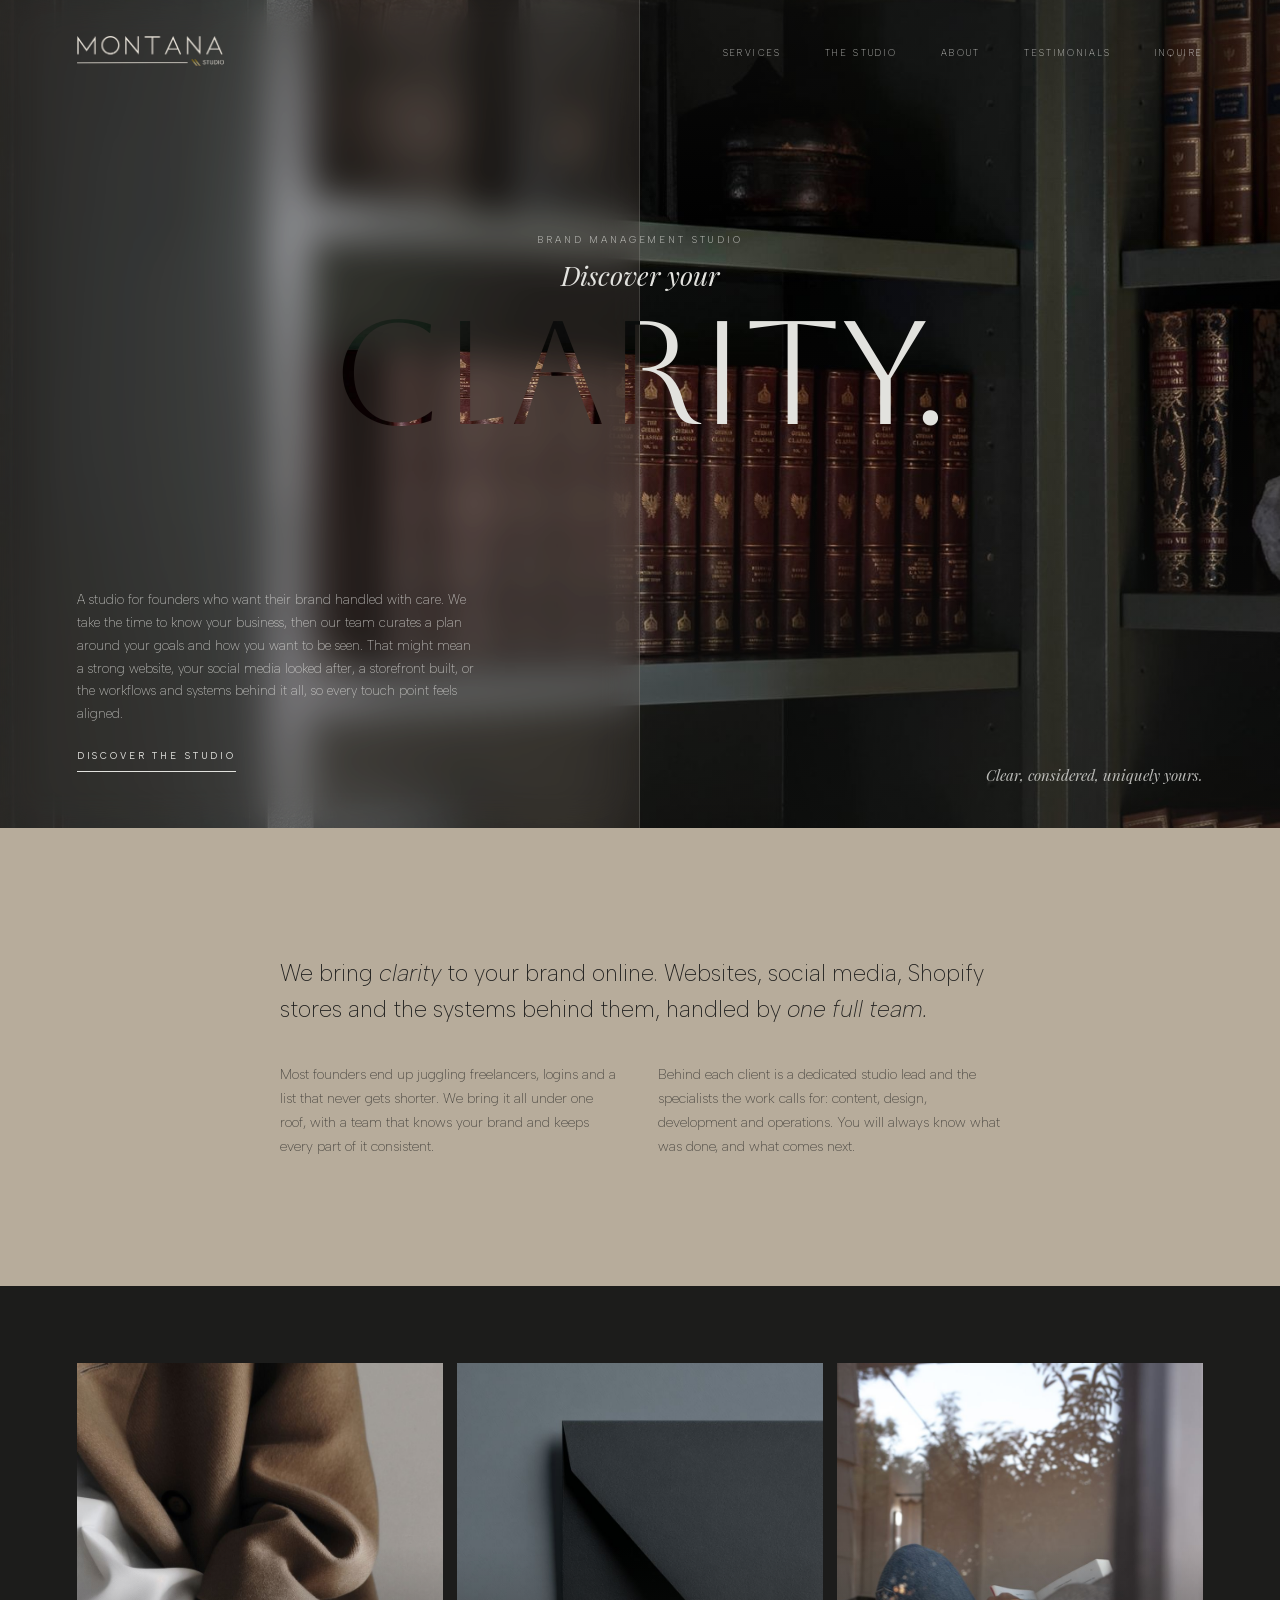
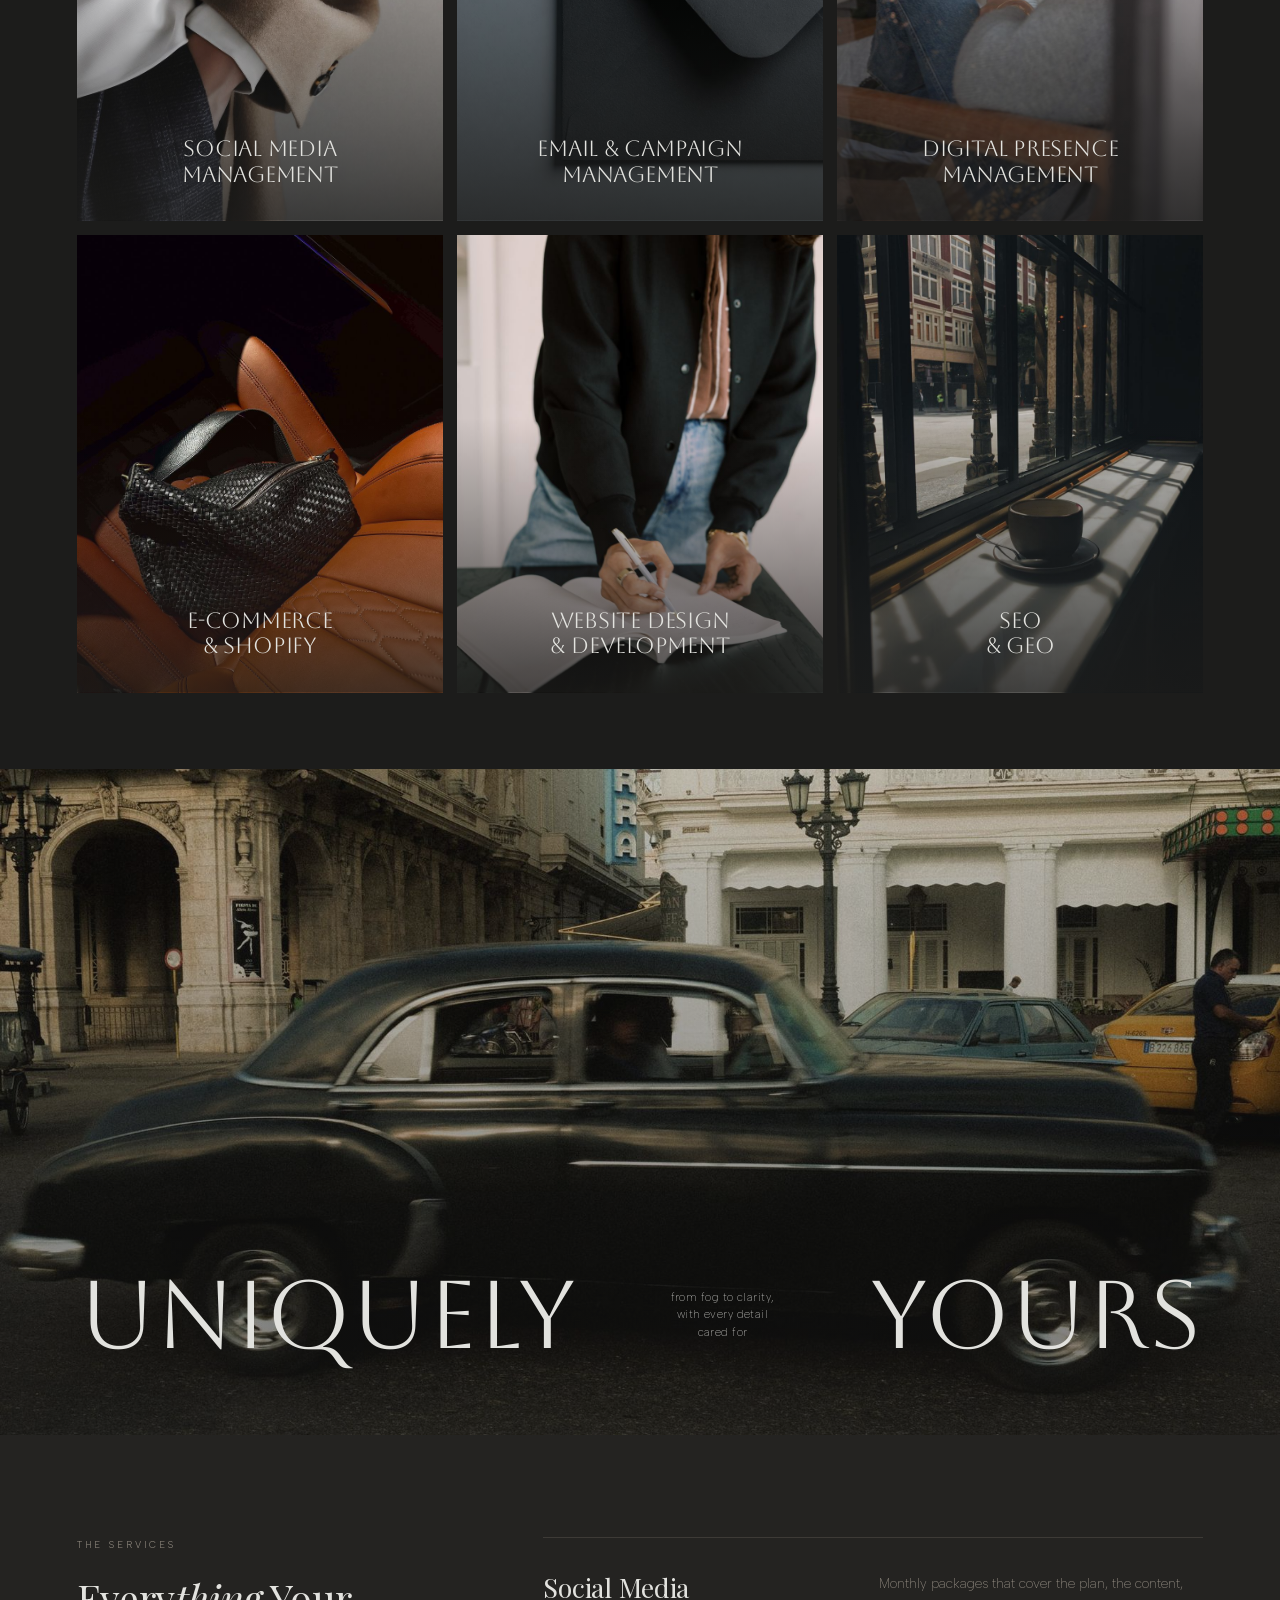
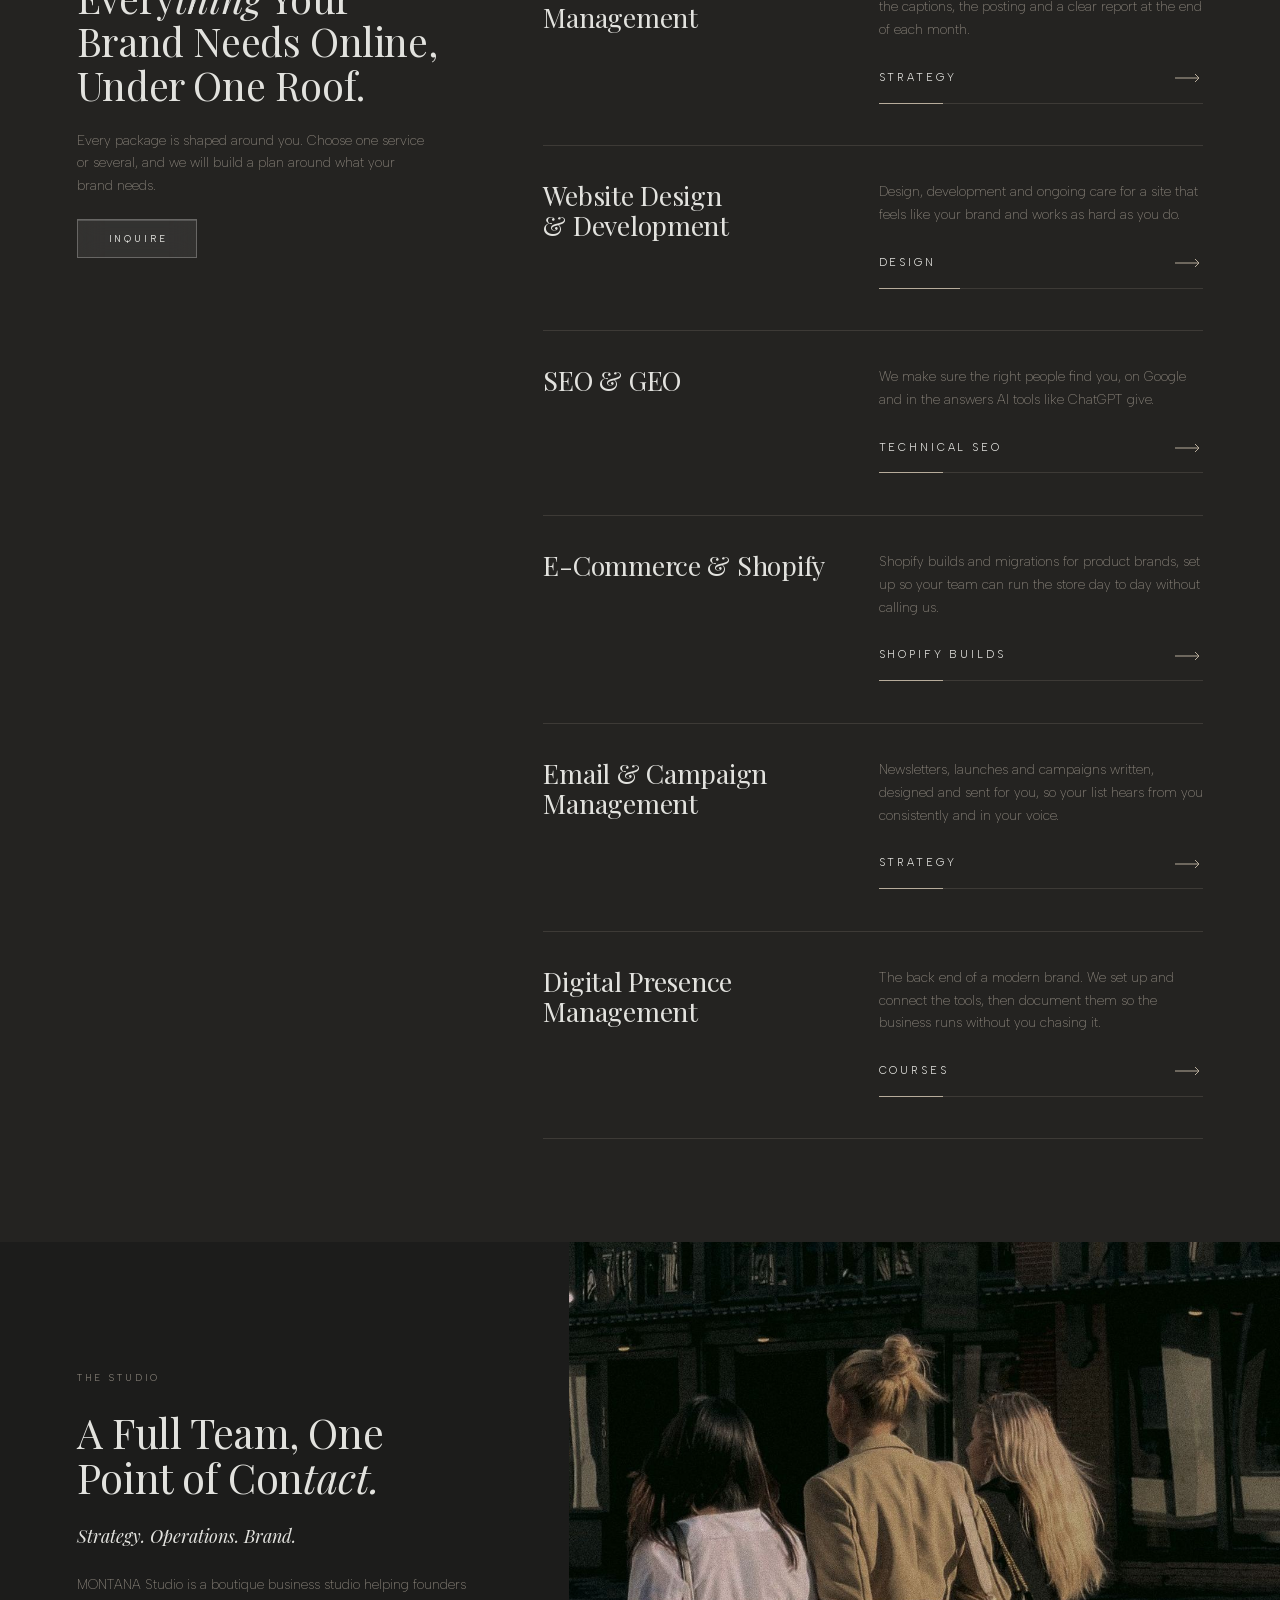
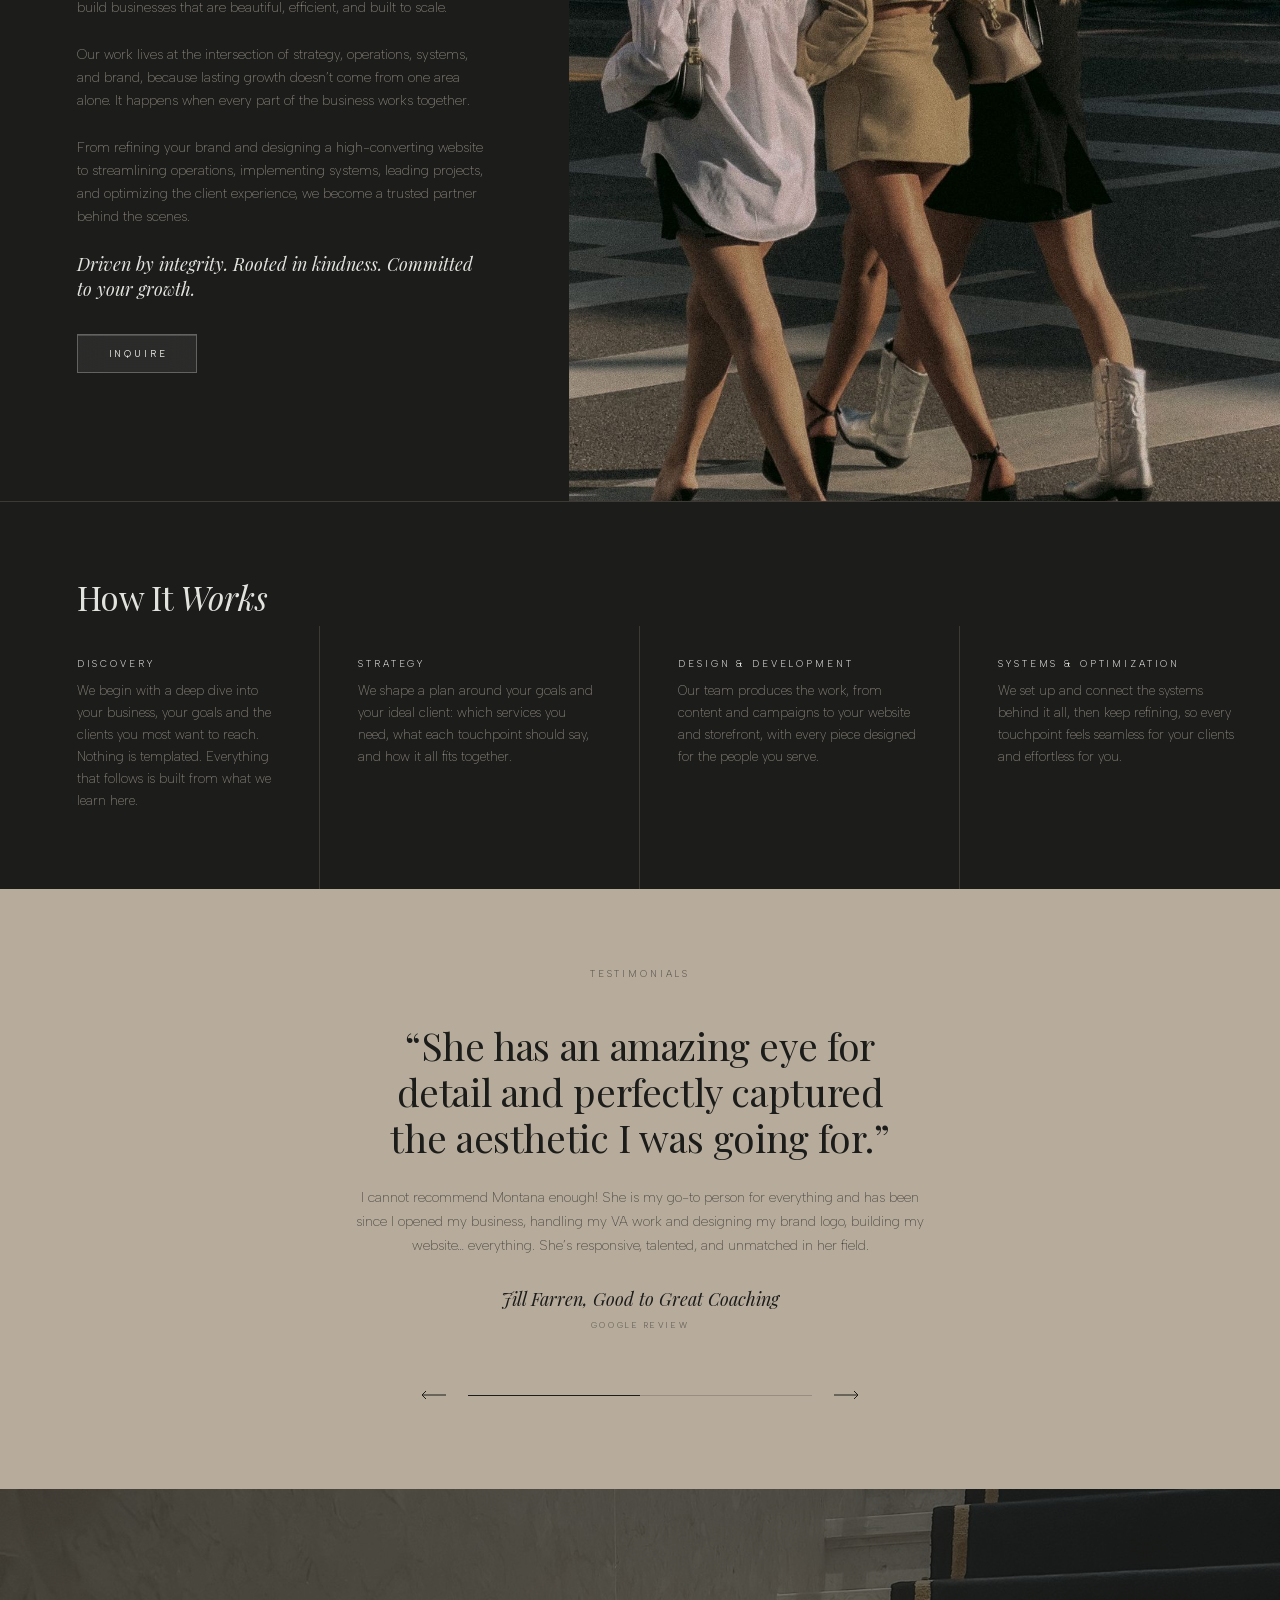
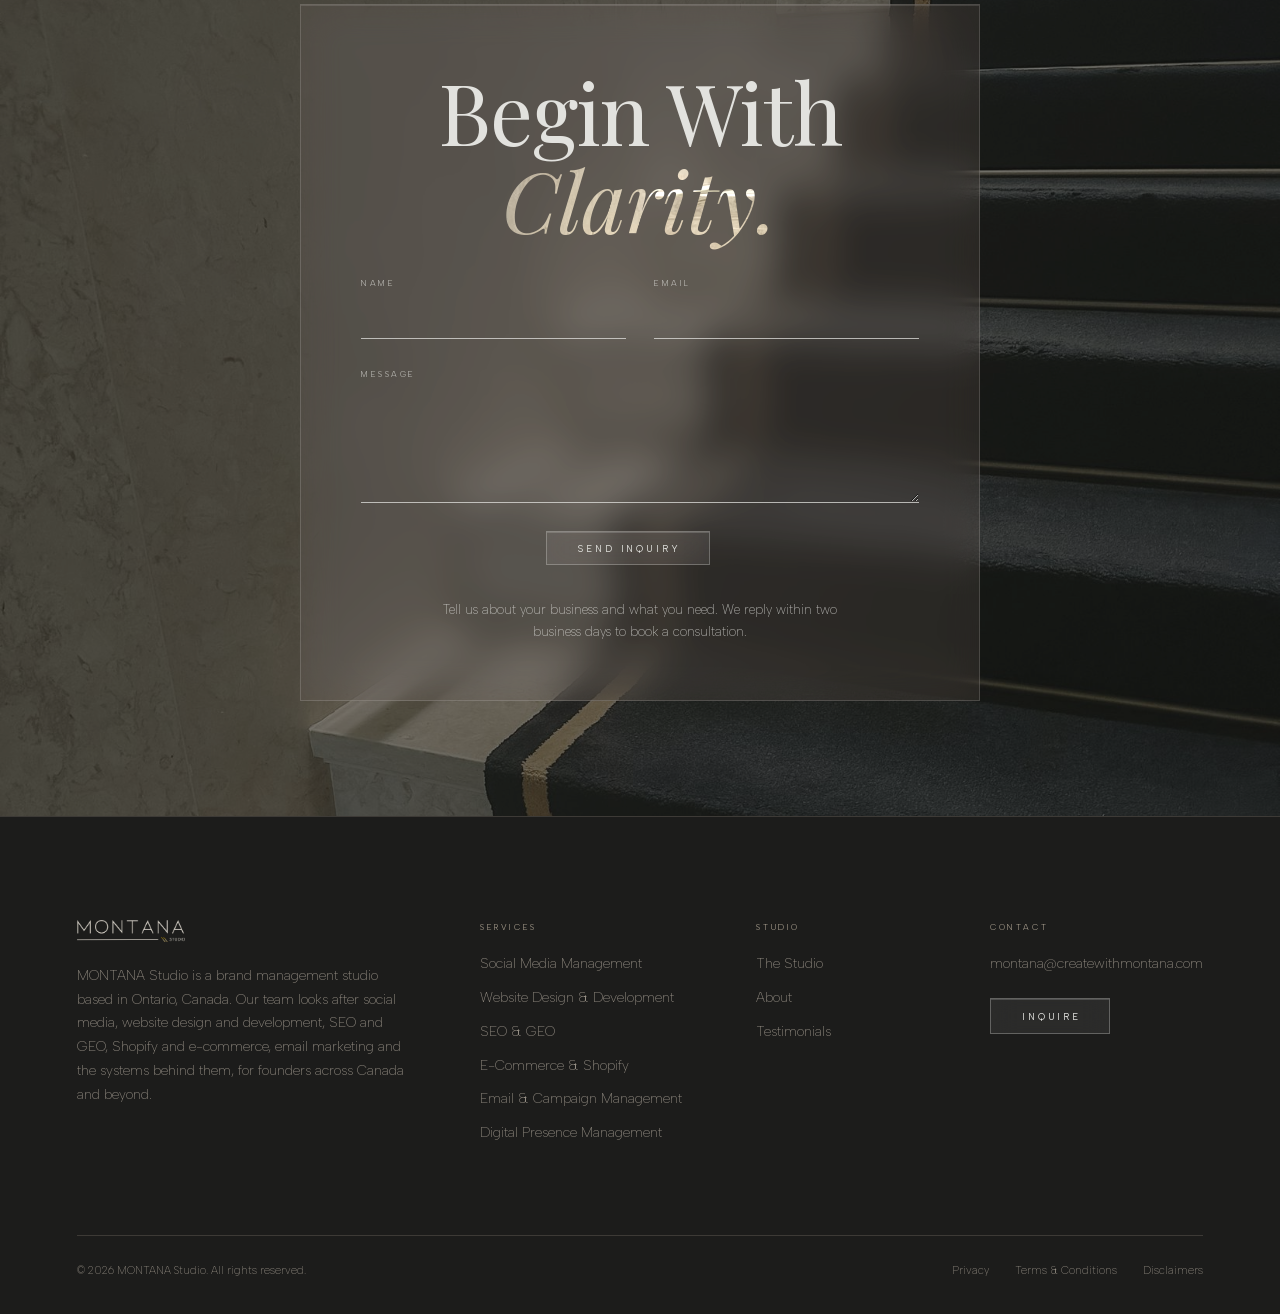
<file: index.html>
<!doctype html>
<html lang="en-CA">
<head>
<meta charset="utf-8">
<meta name="viewport" content="width=device-width, initial-scale=1, viewport-fit=cover">
<title>MONTANA Studio · Brand Management Studio in Ontario, Canada</title>
<meta name="description" content="MONTANA Studio is a brand management studio in Ontario, Canada, founded by Montana Fisher-Shotton. One full team for social media management, website design and development, SEO and GEO, Shopify and e-commerce, email marketing and business systems.">
<meta name="robots" content="index, follow, max-image-preview:large, max-snippet:-1">
<meta name="author" content="Montana Fisher-Shotton">
<meta name="theme-color" content="#11100e">
<link rel="canonical" href="https://montanastudio.ca/">
<meta property="og:type" content="website">
<meta property="og:site_name" content="MONTANA Studio">
<meta property="og:locale" content="en_CA">
<meta property="og:url" content="https://montanastudio.ca/">
<meta property="og:title" content="MONTANA Studio · Brand Management Studio in Ontario, Canada">
<meta property="og:description" content="Social media, websites, SEO and GEO, Shopify and the systems behind them, handled by one studio and a full team.">
<meta property="og:image" content="https://montanastudio.ca/images/og.jpg">
<meta property="og:image:width" content="1200">
<meta property="og:image:height" content="628">
<meta property="og:image:alt" content="MONTANA Studio, a brand management studio in Ontario, Canada">
<meta name="twitter:card" content="summary_large_image">
<meta name="twitter:title" content="MONTANA Studio · Brand Management Studio in Ontario, Canada">
<meta name="twitter:description" content="Social media, websites, SEO and GEO, Shopify and the systems behind them, handled by one studio and a full team.">
<meta name="twitter:image" content="https://montanastudio.ca/images/og.jpg">
<meta name="geo.region" content="CA-ON">
<meta name="geo.placename" content="Ontario, Canada">
<link rel="sitemap" type="application/xml" href="/sitemap.xml">
<link rel="icon" type="image/png" href="/favicon.png">
<link rel="apple-touch-icon" href="/apple-touch-icon.png">
<link rel="preload" as="font" type="font/woff2" href="/fonts/Aboreto-400.woff2" crossorigin>
<link rel="preload" as="font" type="font/woff2" href="/fonts/AlbertSans.woff2" crossorigin>
<link rel="preload" as="font" type="font/woff2" href="/fonts/PlayfairDisplay.woff2" crossorigin>
<link rel="preload" as="image" href="/images/hero-library.jpg">
<link rel="stylesheet" href="/styles.css">
<script type="application/ld+json">
{
 "@context": "https://schema.org",
 "@graph": [
  {
   "@type": "ProfessionalService",
   "@id": "https://montanastudio.ca/#studio-org",
   "name": "MONTANA Studio",
   "alternateName": "Montana Studio",
   "url": "https://montanastudio.ca/",
   "logo": "https://montanastudio.ca/images/logo-light.png",
   "image": "https://montanastudio.ca/images/og.jpg",
   "description": "MONTANA Studio is a brand management studio in Ontario, Canada, founded by Montana Fisher-Shotton. One full team for social media management, website design and development, SEO and GEO, Shopify and e-commerce, email marketing and business systems.",
   "slogan": "Clear, considered, uniquely yours.",
   "email": "montana@createwithmontana.com",
   "founder": {
    "@id": "https://montanastudio.ca/about#montana"
   },
   "address": {
    "@type": "PostalAddress",
    "addressRegion": "ON",
    "addressCountry": "CA"
   },
   "areaServed": [
    {
     "@type": "AdministrativeArea",
     "name": "Ontario"
    },
    {
     "@type": "Country",
     "name": "Canada"
    }
   ],
   "knowsAbout": [
    "Brand management",
    "Social media management",
    "Website design",
    "Web development",
    "Search engine optimization",
    "Generative engine optimization",
    "Shopify",
    "E-commerce",
    "Email marketing",
    "CRM setup",
    "Marketing automation",
    "Lead funnels"
   ],
   "contactPoint": {
    "@type": "ContactPoint",
    "contactType": "sales",
    "email": "montana@createwithmontana.com",
    "areaServed": "CA",
    "availableLanguage": "English"
   },
   "hasOfferCatalog": {
    "@type": "OfferCatalog",
    "name": "Brand management services",
    "itemListElement": [
     {
      "@type": "Offer",
      "itemOffered": {
       "@type": "Service",
       "name": "Social Media Management",
       "description": "Monthly social media packages covering strategy, content creation, scheduling, engagement, and reporting and analytics.",
       "url": "https://montanastudio.ca/#s-social",
       "provider": {
        "@id": "https://montanastudio.ca/#studio-org"
       },
       "areaServed": "Canada"
      }
     },
     {
      "@type": "Offer",
      "itemOffered": {
       "@type": "Service",
       "name": "Website Design & Development",
       "description": "Website design, development, hosting and monthly care for founders and small businesses.",
       "url": "https://montanastudio.ca/#s-web",
       "provider": {
        "@id": "https://montanastudio.ca/#studio-org"
       },
       "areaServed": "Canada"
      }
     },
     {
      "@type": "Offer",
      "itemOffered": {
       "@type": "Service",
       "name": "SEO & GEO",
       "description": "Search engine optimization and generative engine optimization: technical SEO, content, local search and visibility in AI search tools such as ChatGPT, Google AI Overviews and Perplexity.",
       "url": "https://montanastudio.ca/#s-seo",
       "provider": {
        "@id": "https://montanastudio.ca/#studio-org"
       },
       "areaServed": "Canada"
      }
     },
     {
      "@type": "Offer",
      "itemOffered": {
       "@type": "Service",
       "name": "E-Commerce & Shopify",
       "description": "Shopify store builds, migrations, product and app setup, and ongoing store management.",
       "url": "https://montanastudio.ca/#s-shop",
       "provider": {
        "@id": "https://montanastudio.ca/#studio-org"
       },
       "areaServed": "Canada"
      }
     },
     {
      "@type": "Offer",
      "itemOffered": {
       "@type": "Service",
       "name": "Email & Campaign Management",
       "description": "Email newsletters, launches and campaigns: strategy, copy, design, automations, and reporting and analytics.",
       "url": "https://montanastudio.ca/#s-email",
       "provider": {
        "@id": "https://montanastudio.ca/#studio-org"
       },
       "areaServed": "Canada"
      }
     },
     {
      "@type": "Offer",
      "itemOffered": {
       "@type": "Service",
       "name": "Digital Presence Management",
       "description": "Courses, lead funnels, CRMs, workflows and integrations set up, connected and documented.",
       "url": "https://montanastudio.ca/#s-systems",
       "provider": {
        "@id": "https://montanastudio.ca/#studio-org"
       },
       "areaServed": "Canada"
      }
     }
    ]
   },
   "sameAs": [
    "https://share.google/Zcv3rxDN9vl3p39MW"
   ],
   "hasMap": "https://share.google/Zcv3rxDN9vl3p39MW"
  },
  {
   "@type": "Person",
   "@id": "https://montanastudio.ca/about#montana",
   "name": "Montana Fisher-Shotton",
   "jobTitle": "Founder & Studio Director",
   "url": "https://montanastudio.ca/about",
   "image": "https://montanastudio.ca/images/montana.jpg",
   "worksFor": {
    "@id": "https://montanastudio.ca/#studio-org"
   }
  },
  {
   "@type": "WebSite",
   "@id": "https://montanastudio.ca/#website",
   "url": "https://montanastudio.ca/",
   "name": "MONTANA Studio",
   "inLanguage": "en-CA",
   "publisher": {
    "@id": "https://montanastudio.ca/#studio-org"
   }
  },
  {
   "@type": "WebPage",
   "@id": "https://montanastudio.ca/#webpage",
   "url": "https://montanastudio.ca/",
   "name": "MONTANA Studio · Brand Management Studio in Ontario, Canada",
   "isPartOf": {
    "@id": "https://montanastudio.ca/#website"
   },
   "about": {
    "@id": "https://montanastudio.ca/#studio-org"
   },
   "inLanguage": "en-CA",
   "primaryImageOfPage": "https://montanastudio.ca/images/og.jpg"
  }
 ]
}
</script>
</head>
<body>
<!-- ===== HERO ===== -->
<header class="hero" id="top">
  <div class="fog" aria-hidden="true"></div>
  <div class="nav">
    <a class="wordmark" href="#top"><img src="images/logo-light.png" alt="MONTANA Studio" width="148" height="30"></a>
    <ul>
      <li><a href="#services">Services</a></li>
      <li><a href="#studio">The Studio</a></li>
      <li><a href="/about">About</a></li>
      <li><a href="#testimonials">Testimonials</a></li>
      <li><a href="#inquire">Inquire</a></li>
    </ul>
    <button class="menu" type="button">Menu</button>
  </div>
  <div class="hero-body">
    <p class="hero-kicker"><span class="cap">Brand management studio</span><span class="from">Discover your</span></p>
    <h1 class="split-head"><span class="visually-hidden">MONTANA Studio, brand management studio: discover your clarity.</span><span class="word fogged" aria-hidden="true">Clarity.</span><span class="word clear" aria-hidden="true">Clarity.</span></h1>
  </div>
  <div class="hero-foot">
    <p>A studio for founders who want their brand handled with care. We take the time to know your business, then our team curates a plan around your goals and how you want to be seen. That might mean a strong website, your social media looked after, a storefront built, or the workflows and systems behind it all, so every touch point feels aligned.</p>
    <a class="under" href="#services">Discover the studio</a>
  </div>
  <span class="clear-note" aria-hidden="true">Clear, considered, uniquely yours.</span>
</header>

<main>

<!-- ===== STATEMENT ===== -->
<section class="statement" id="about">
  <div class="statement-inner">
    <p class="lead">We bring <i>clarity</i> to your brand online. Websites, social media, Shopify stores and the systems behind them, handled by <i>one full team.</i></p>
    <div class="cols">
      <p>Most founders end up juggling freelancers, logins and a list that never gets shorter. We bring it all under one roof, with a team that knows your brand and keeps every part of it consistent.</p>
      <p>Behind each client is a dedicated studio lead and the specialists the work calls for: content, design, development and operations. You will always know what was done, and what comes next.</p>
    </div>
  </div>
</section>

<!-- ===== SERVICE TILES ===== -->
<section class="filed" id="services-tiles" aria-label="Services">
  <div class="row">
    <a class="tile photo" href="#s-social" style="--img:url(images/tile-social.jpg)"><h3>Social Media<br>Management</h3></a>
    <a class="tile photo" href="#s-email" style="--img:url(images/tile-email.jpg)"><h3>Email &amp; Campaign<br>Management</h3></a>
    <a class="tile photo" href="#s-systems" style="--img:url(images/tile-presence.jpg)"><h3>Digital Presence<br>Management</h3></a>
    <a class="tile photo" href="#s-shop" style="--img:url(images/tile-shop.jpg)"><h3>E-Commerce<br>&amp; Shopify</h3></a>
    <a class="tile photo" href="#s-web" style="--img:url(images/tile-website.jpg)"><h3>Website Design<br>&amp; Development</h3></a>
    <a class="tile photo" href="#s-seo" style="--img:url(images/tile-seo.jpg)"><h3>SEO<br>&amp; GEO</h3></a>
  </div>
</section>

<!-- ===== UNIQUELY / YOURS INTERLUDE ===== -->
<section class="split-word photo" aria-label="Uniquely yours">
  <div class="inner">
    <span class="big">Uniquely</span>
    <span class="tiny">from fog to clarity,<br>with every detail<br>cared for</span>
    <span class="big">Yours</span>
  </div>
</section>

<!-- ===== SERVICES INDEX ===== -->
<section class="index" id="services">
  <div class="intro">
    <span class="cap" style="color:var(--dust)">The services</span>
    <h2>Every<i>thing</i> Your Brand Needs Online, Under One Roof.</h2>
    <p>Every package is shaped around you. Choose one service or several, and we will build a plan around what your brand needs.</p>
    <a class="btn" href="#inquire" style="justify-self:start">Inquire</a>
  </div>
  <div>
    <article class="svc" id="s-social">
      <h3>Social Media Management</h3>
      <div class="what"><p>Monthly packages that cover the plan, the content, the captions, the posting and a clear report at the end of each month.</p><ul class="incl" aria-label="Included"><li>Strategy</li><li>Content Creation</li><li>Scheduling</li><li>Engagement</li><li>Reporting &amp; Analytics</li></ul></div>
    </article>
    <article class="svc" id="s-web">
      <h3>Website Design &amp; Development</h3>
      <div class="what"><p>Design, development and ongoing care for a site that feels like your brand and works as hard as you do.</p><ul class="incl" aria-label="Included"><li>Design</li><li>Development</li><li>Hosting</li><li>Monthly Care</li></ul></div>
    </article>
    <article class="svc" id="s-seo">
      <h3>SEO &amp; GEO</h3>
      <div class="what"><p>We make sure the right people find you, on Google and in the answers AI tools like ChatGPT give.</p><ul class="incl" aria-label="Included"><li>Technical SEO</li><li>Content</li><li>Local Search</li><li>AI Search</li><li>Reporting &amp; Analytics</li></ul></div>
    </article>
    <article class="svc" id="s-shop">
      <h3>E-Commerce &amp; Shopify</h3>
      <div class="what"><p>Shopify builds and migrations for product brands, set up so your team can run the store day to day without calling us.</p><ul class="incl" aria-label="Included"><li>Shopify Builds</li><li>Migrations</li><li>Products</li><li>Apps</li><li>Store Management</li></ul></div>
    </article>
    <article class="svc" id="s-email">
      <h3>Email &amp; Campaign Management</h3>
      <div class="what"><p>Newsletters, launches and campaigns written, designed and sent for you, so your list hears from you consistently and in your voice.</p><ul class="incl" aria-label="Included"><li>Strategy</li><li>Copy</li><li>Design</li><li>Automations</li><li>Reporting &amp; Analytics</li></ul></div>
    </article>
    <article class="svc" id="s-systems">
      <h3>Digital Presence Management</h3>
      <div class="what"><p>The back end of a modern brand. We set up and connect the tools, then document them so the business runs without you chasing it.</p><ul class="incl" aria-label="Included"><li>Courses</li><li>Lead Funnels</li><li>CRMs</li><li>Workflows</li><li>Integrations</li></ul></div>
    </article>
  </div>
</section>

<!-- ===== THE STUDIO ===== -->
<section class="studio" id="studio">
  <div class="text">
    <span class="cap" style="color:var(--dust)">The studio</span>
    <h2>A Full Team, One Point of Con<i>tact.</i></h2>
    <p class="motto">Strategy. Operations. Brand.</p>
    <p>MONTANA Studio is a boutique business studio helping founders build businesses that are beautiful, efficient, and built to scale.</p>
    <p>Our work lives at the intersection of strategy, operations, systems, and brand, because lasting growth doesn’t come from one area alone. It happens when every part of the business works together.</p>
    <p>From refining your brand and designing a high-converting website to streamlining operations, implementing systems, leading projects, and optimizing the client experience, we become a trusted partner behind the scenes.</p>
    <p class="motto">Driven by integrity. Rooted in kindness. Committed to your growth.</p>
    <div class="actions"><a class="btn" href="#inquire">Inquire</a></div>
  </div>
  <div class="photo" role="img" aria-label="Three women walking across a city street in tailored jackets and heels, photographed from behind"></div>
  <div class="roles" aria-labelledby="how">
    <h3 class="how-title" id="how">How It <i>Works</i></h3>
    <div class="step"><span class="cap">Discovery</span><p>We begin with a deep dive into your business, your goals and the clients you most want to reach. Nothing is templated. Everything that follows is built from what we learn here.</p></div>
    <div class="step"><span class="cap">Strategy</span><p>We shape a plan around your goals and your ideal client: which services you need, what each touchpoint should say, and how it all fits together.</p></div>
    <div class="step"><span class="cap">Design &amp; Development</span><p>Our team produces the work, from content and campaigns to your website and storefront, with every piece designed for the people you serve.</p></div>
    <div class="step"><span class="cap">Systems &amp; Optimization</span><p>We set up and connect the systems behind it all, then keep refining, so every touchpoint feels seamless for your clients and effortless for you.</p></div>
  </div>
</section>

<!-- ===== TESTIMONIALS ===== -->
<section class="kind" id="testimonials">
  <div class="text">
    <span class="cap">Testimonials</span>
    <div class="reviews" aria-label="Client testimonials">
      <figure class="review">
        <blockquote>“She has an amazing eye for detail and perfectly captured the aesthetic I was going for.”</blockquote>
        <p>I cannot recommend Montana enough! She is my go-to person for everything and has been since I opened my business, handling my VA work and designing my brand logo, building my website… everything. She’s responsive, talented, and unmatched in her field.</p>
        <figcaption><span class="sig">Jill Farren, Good to Great Coaching</span><span class="cap">Google review</span></figcaption>
      </figure>
      <figure class="review">
        <blockquote>“It’s rare to find someone so talented who also feels like a true partner in your business journey.”</blockquote>
        <p>Montana’s professionalism and attention to detail are unmatched. From the very beginning, it was clear that she genuinely cared about our business, our goals, and our long-term success. She’s incredibly reliable, always meets deadlines, and is consistently available to provide support when we need it.</p>
        <figcaption><span class="sig">James Klemp</span><span class="cap">Google review</span></figcaption>
      </figure>
    </div>
  </div>
</section>

<!-- ===== INQUIRE ===== -->
<section class="inquire" id="inquire">
  <div class="pane">
    <h2 class="look"><span class="above">Begin With</span> <span class="cut"><i>Clarity.</i></span></h2>
    <form class="inquiry-form" action="https://formsubmit.co/montana@createwithmontana.com" method="POST">
      <input type="hidden" name="_subject" value="New inquiry from montanastudio.ca">
      <input type="hidden" name="_template" value="table">
      <input type="hidden" name="_next" value="https://montanastudio.ca/thank-you">
      <input type="hidden" name="_captcha" value="false">
      <input class="hp" type="text" name="_honey" tabindex="-1" autocomplete="off" aria-hidden="true">
      <div class="row">
        <label class="field"><span class="cap">Name</span><input type="text" name="name" autocomplete="name" required></label>
        <label class="field"><span class="cap">Email</span><input type="email" name="email" autocomplete="email" required></label>
      </div>
      <label class="field"><span class="cap">Message</span><textarea name="message" rows="4" required></textarea></label>
      <div class="send"><button class="btn" type="submit">Send inquiry</button><p class="form-note" role="status" aria-live="polite"></p></div>
    </form>
    <p class="inquire-note">Tell us about your business and what you need. We reply within two business days to book a consultation.</p>
  </div>
</section>

</main>

<!-- ===== FOOTER ===== -->
<footer class="site-foot">
  <div class="foot-top">
    <div class="foot-brand">
      <a href="/" class="foot-logo"><img src="/images/logo-light.png" alt="MONTANA Studio" width="148" height="30"></a>
      <p>MONTANA Studio is a brand management studio based in Ontario, Canada. Our team looks after social media, website design and development, SEO and GEO, Shopify and e-commerce, email marketing and the systems behind them, for founders across Canada and beyond.</p>
    </div>
    <nav class="foot-col" aria-label="Services">
      <h2 class="cap">Services</h2>
      <ul>
        <li><a href="/#s-social">Social Media Management</a></li>
        <li><a href="/#s-web">Website Design &amp; Development</a></li>
        <li><a href="/#s-seo">SEO &amp; GEO</a></li>
        <li><a href="/#s-shop">E-Commerce &amp; Shopify</a></li>
        <li><a href="/#s-email">Email &amp; Campaign Management</a></li>
        <li><a href="/#s-systems">Digital Presence Management</a></li>
      </ul>
    </nav>
    <nav class="foot-col" aria-label="Studio">
      <h2 class="cap">Studio</h2>
      <ul>
        <li><a href="/#studio">The Studio</a></li>
        <li><a href="/about">About</a></li>
        <li><a href="/#testimonials">Testimonials</a></li>
      </ul>
    </nav>
    <div class="foot-col foot-contact">
      <h2 class="cap">Contact</h2>
      <address>
        <a href="mailto:montana@createwithmontana.com">montana@createwithmontana.com</a>
      </address>
      <a class="btn" href="/#inquire">Inquire</a>
    </div>
  </div>
  <div class="foot-base">
    <span>&copy; 2026 MONTANA Studio. All rights reserved.</span>
    <nav aria-label="Legal"><a href="/privacy">Privacy</a><a href="/terms-and-conditions">Terms &amp; Conditions</a><a href="/disclaimers">Disclaimers</a></nav>
  </div>
</footer>
<script src="cutout.js" defer></script>
<script src="menu.js" defer></script>
<script src="services.js" defer></script>
<script src="testimonials.js" defer></script>
<script src="inquire.js" defer></script>
</body>
</html>
</file>
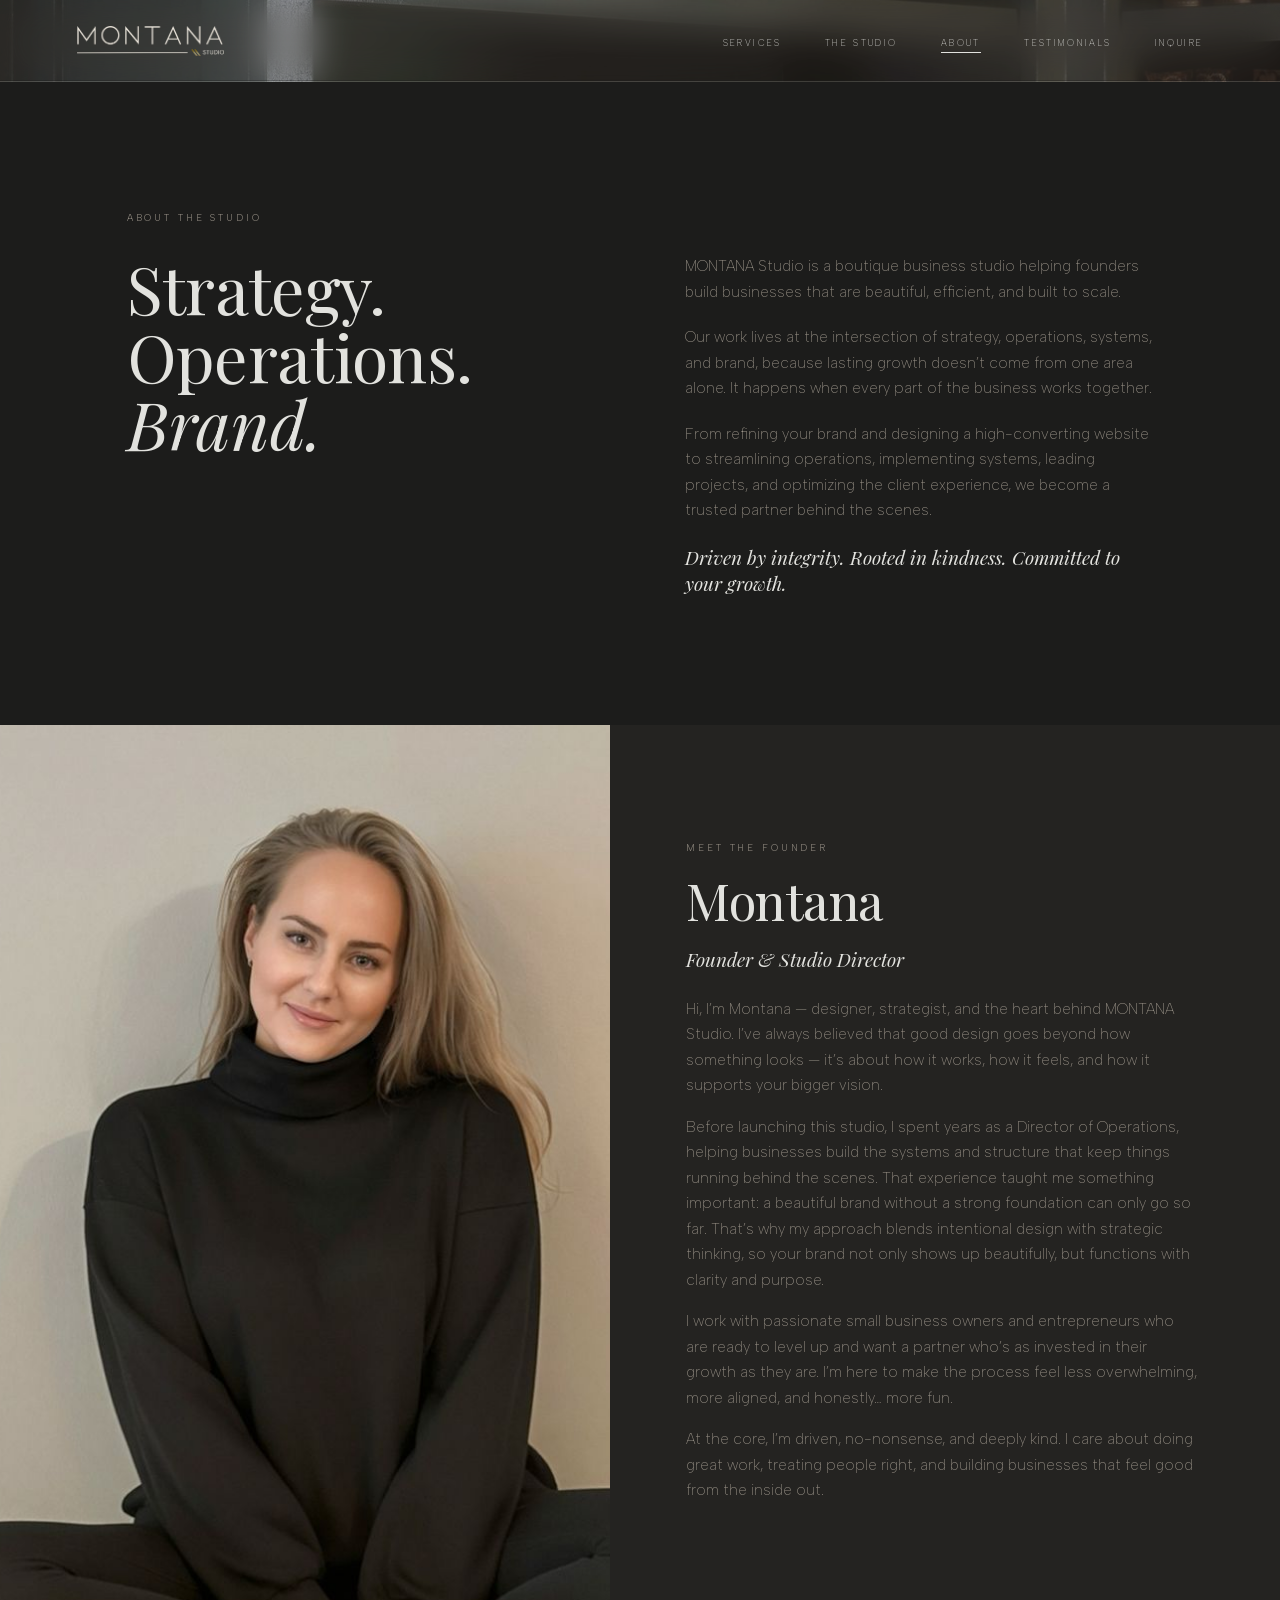
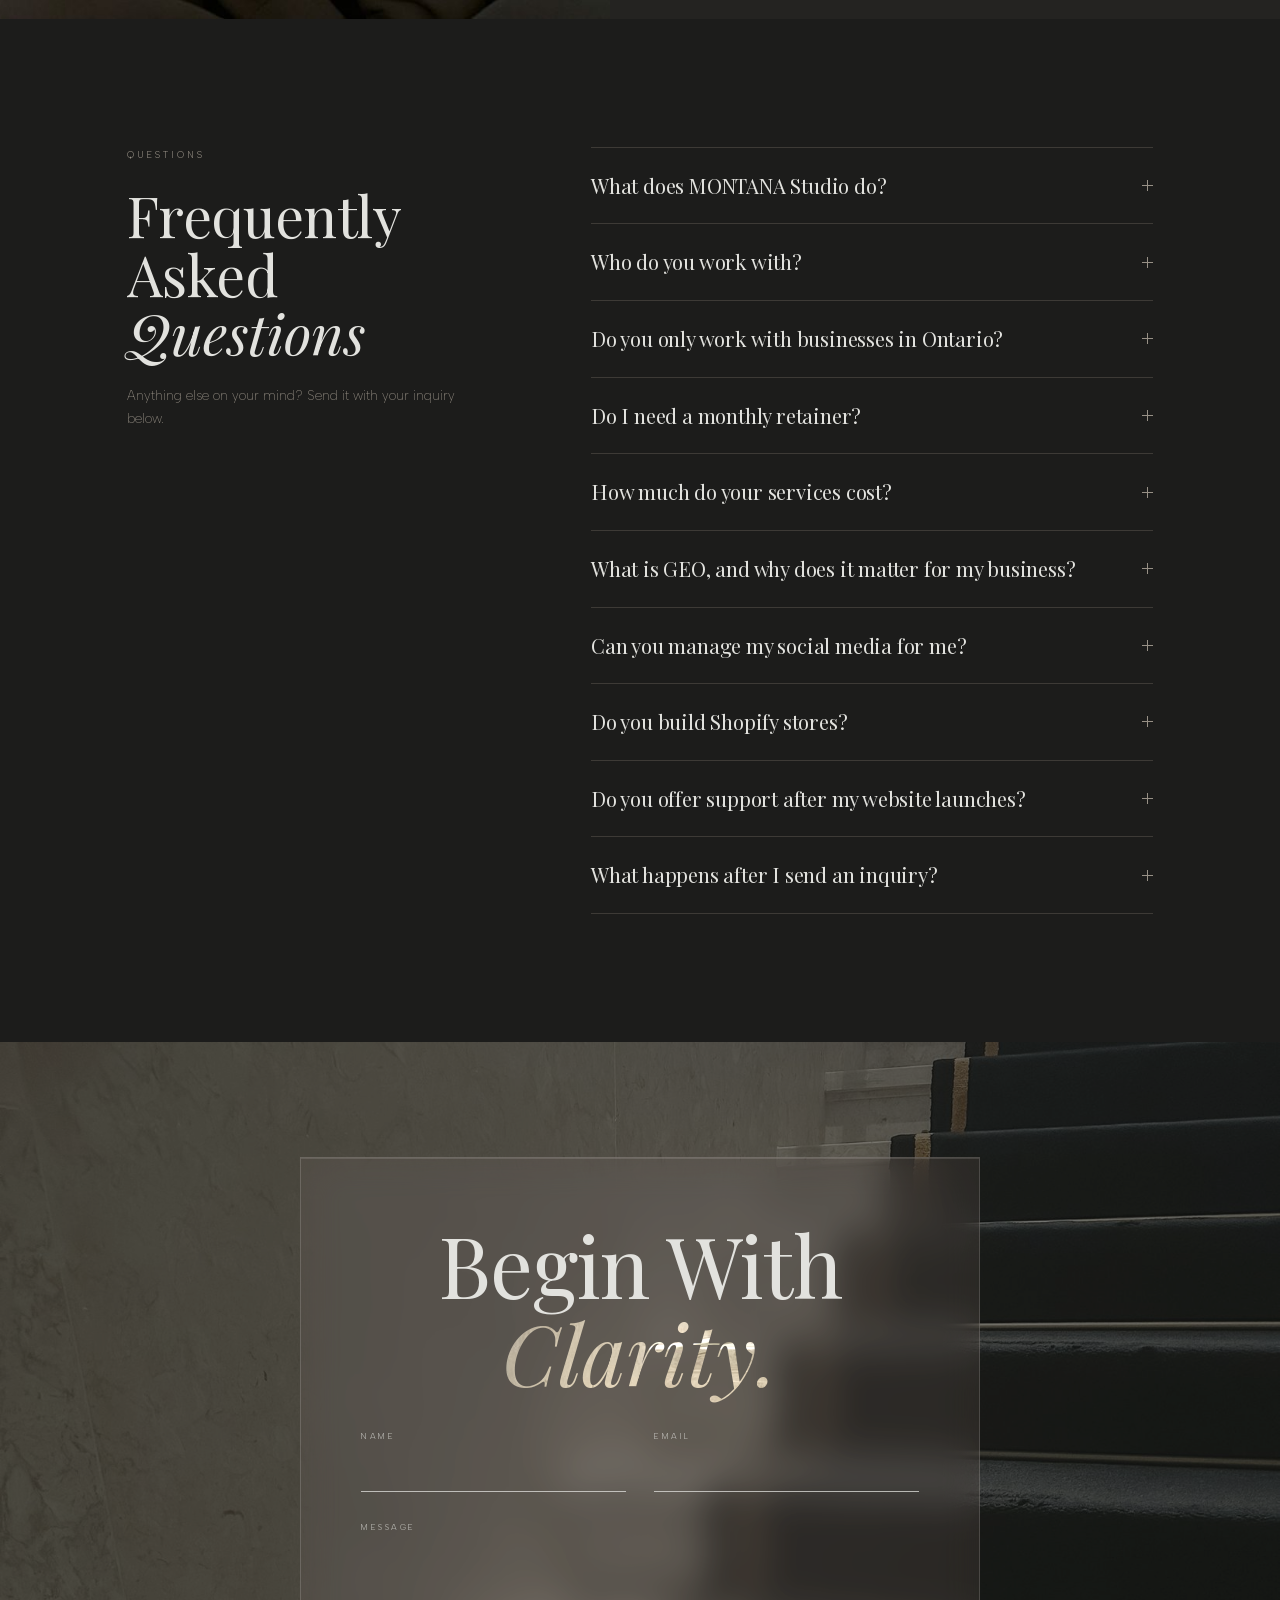
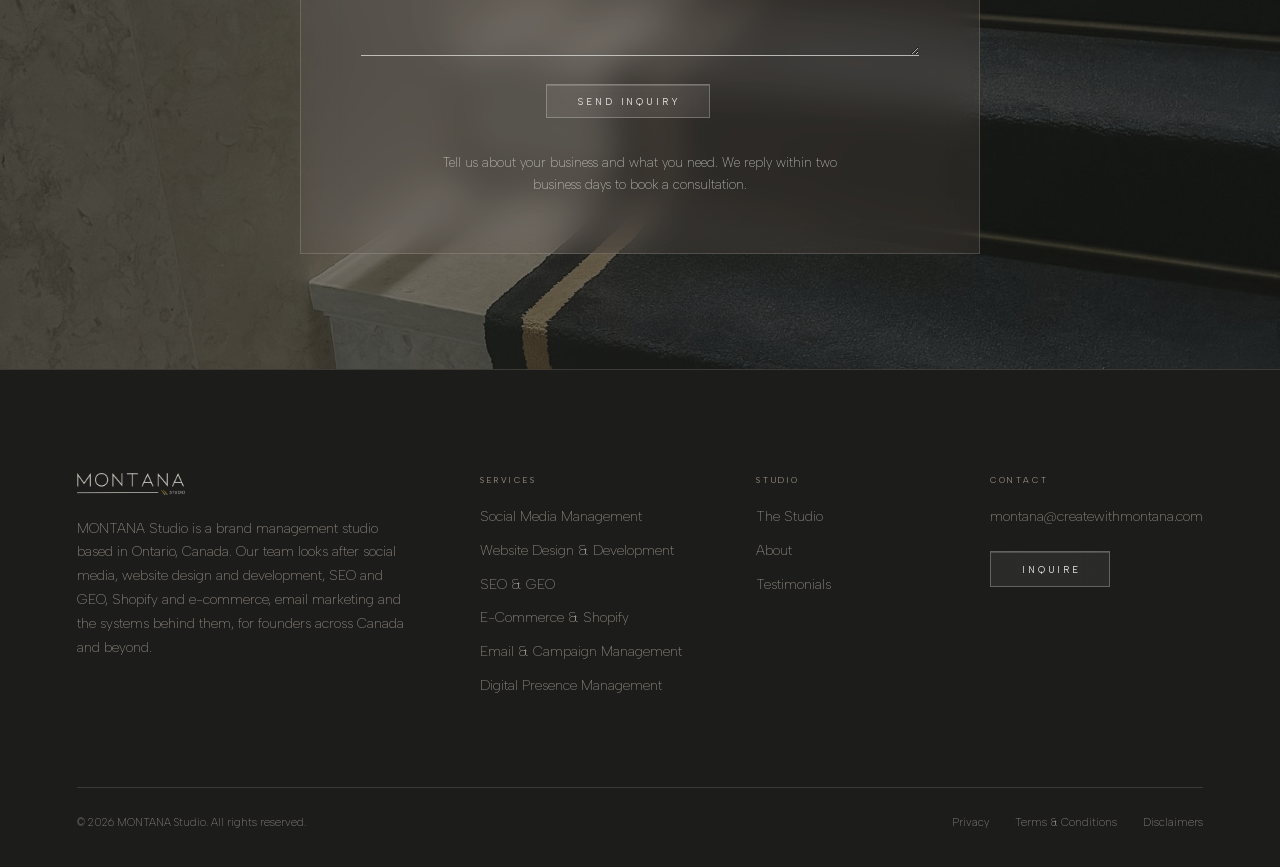
<file: about/index.html>
<!doctype html>
<html lang="en-CA">
<head>
<meta charset="utf-8">
<meta name="viewport" content="width=device-width, initial-scale=1, viewport-fit=cover">
<title>About MONTANA Studio · Founder Montana Fisher-Shotton</title>
<meta name="description" content="About MONTANA Studio, a brand management studio in Ontario, Canada founded by Montana Fisher-Shotton. Strategy, operations, systems and brand for founders, plus answers to common questions.">
<meta name="theme-color" content="#11100e">
<link rel="canonical" href="https://montanastudio.ca/about">
<meta name="robots" content="index, follow, max-image-preview:large, max-snippet:-1">
<meta property="og:type" content="profile">
<meta property="og:site_name" content="MONTANA Studio">
<meta property="og:locale" content="en_CA">
<meta property="og:url" content="https://montanastudio.ca/about">
<meta property="og:title" content="About MONTANA Studio · Founder Montana Fisher-Shotton">
<meta property="og:description" content="About MONTANA Studio, a brand management studio in Ontario, Canada founded by Montana Fisher-Shotton. Strategy, operations, systems and brand for founders, plus answers to common questions.">
<meta property="og:image" content="https://montanastudio.ca/images/og.jpg">
<meta property="og:image:width" content="1200">
<meta property="og:image:height" content="628">
<meta name="twitter:card" content="summary_large_image">
<meta name="twitter:title" content="About MONTANA Studio · Founder Montana Fisher-Shotton">
<meta name="twitter:description" content="About MONTANA Studio, a brand management studio in Ontario, Canada founded by Montana Fisher-Shotton. Strategy, operations, systems and brand for founders, plus answers to common questions.">
<meta name="twitter:image" content="https://montanastudio.ca/images/og.jpg">
<link rel="icon" type="image/png" href="/favicon.png">
<link rel="apple-touch-icon" href="/apple-touch-icon.png">
<link rel="stylesheet" href="/styles.css">
<script type="application/ld+json">
{
 "@context": "https://schema.org",
 "@graph": [
  {
   "@type": "AboutPage",
   "@id": "https://montanastudio.ca/about#webpage",
   "url": "https://montanastudio.ca/about",
   "name": "About MONTANA Studio",
   "inLanguage": "en-CA",
   "isPartOf": {
    "@id": "https://montanastudio.ca/#website"
   },
   "about": {
    "@id": "https://montanastudio.ca/#studio-org"
   },
   "mainEntity": {
    "@id": "https://montanastudio.ca/about#montana"
   }
  },
  {
   "@type": "Person",
   "@id": "https://montanastudio.ca/about#montana",
   "name": "Montana Fisher-Shotton",
   "givenName": "Montana",
   "jobTitle": "Founder & Studio Director",
   "url": "https://montanastudio.ca/about",
   "image": "https://montanastudio.ca/images/montana.jpg",
   "description": "Designer, strategist and founder of MONTANA Studio, with a background as a Director of Operations building systems and structure for growing businesses.",
   "knowsAbout": [
    "Brand strategy",
    "Website design",
    "Business operations",
    "Business systems",
    "Project management",
    "Client experience"
   ],
   "worksFor": {
    "@type": "ProfessionalService",
    "@id": "https://montanastudio.ca/#studio-org",
    "name": "MONTANA Studio",
    "url": "https://montanastudio.ca/"
   }
  },
  {
   "@type": "BreadcrumbList",
   "itemListElement": [
    {
     "@type": "ListItem",
     "position": 1,
     "name": "MONTANA Studio",
     "item": "https://montanastudio.ca/"
    },
    {
     "@type": "ListItem",
     "position": 2,
     "name": "About",
     "item": "https://montanastudio.ca/about"
    }
   ]
  },
  {
   "@type": "FAQPage",
   "mainEntity": [
    {
     "@type": "Question",
     "name": "What does MONTANA Studio do?",
     "acceptedAnswer": {
      "@type": "Answer",
      "text": "MONTANA Studio is a brand management studio based in Ontario, Canada. Our team looks after social media management, website design and development, SEO and GEO, Shopify and e-commerce, email and campaign management, and digital presence management, including courses, lead funnels, CRMs and workflows. You work with one full team through one point of contact."
     }
    },
    {
     "@type": "Question",
     "name": "Who do you work with?",
     "acceptedAnswer": {
      "@type": "Answer",
      "text": "We work with founders, small business owners and entrepreneurs who are ready to grow and want a partner who is as invested in their business as they are. Many of our clients are service-based businesses, coaches and e-commerce brands."
     }
    },
    {
     "@type": "Question",
     "name": "Do you only work with businesses in Ontario?",
     "acceptedAnswer": {
      "@type": "Answer",
      "text": "No. The studio is based in Ontario, and we work with clients across Canada and beyond. Consultations and meetings take place online, so where you are has no bearing on the care you receive."
     }
    },
    {
     "@type": "Question",
     "name": "Do I need a monthly retainer?",
     "acceptedAnswer": {
      "@type": "Answer",
      "text": "A monthly retainer is absolutely an option, depending on the services you need. For ongoing work such as social media management, we offer retainers and packages to suit different needs. Above all, our goal is to make sure everything you need is looked after, so we take a tailored, customizable approach: project-based work for one-time needs, and retainers for ongoing support."
     }
    },
    {
     "@type": "Question",
     "name": "How much do your services cost?",
     "acceptedAnswer": {
      "@type": "Answer",
      "text": "Pricing is customized to each client, so it can vary significantly with the size of the project or the scope of ongoing work. We offer both project-based pricing and monthly retainers. After your consultation, we prepare a tailored proposal with clear pricing, so you know exactly what to expect before anything begins."
     }
    },
    {
     "@type": "Question",
     "name": "What is GEO, and why does it matter for my business?",
     "acceptedAnswer": {
      "@type": "Answer",
      "text": "GEO, or generative engine optimization, helps your business appear in answers from AI search tools such as ChatGPT, Google AI Overviews, Gemini and Perplexity. We pair it with traditional SEO through clear, well-structured content, structured data and consistent business information, so your brand can be found and recommended wherever your clients search."
     }
    },
    {
     "@type": "Question",
     "name": "Can you manage my social media for me?",
     "acceptedAnswer": {
      "@type": "Answer",
      "text": "Yes. Our social media management covers strategy, content creation, scheduling, engagement, and reporting and analytics, so your accounts stay consistent and on brand while you focus on running your business."
     }
    },
    {
     "@type": "Question",
     "name": "Do you build Shopify stores?",
     "acceptedAnswer": {
      "@type": "Answer",
      "text": "Yes. We design and build Shopify stores, migrate existing stores to Shopify, set up products and apps, and offer ongoing store management once you launch."
     }
    },
    {
     "@type": "Question",
     "name": "Do you offer support after my website launches?",
     "acceptedAnswer": {
      "@type": "Answer",
      "text": "Yes. We offer hosting and monthly care, along with ongoing SEO, GEO and content support, so your website keeps performing long after launch."
     }
    },
    {
     "@type": "Question",
     "name": "What happens after I send an inquiry?",
     "acceptedAnswer": {
      "@type": "Answer",
      "text": "We reply within two business days to book a consultation. From there we begin with discovery, a deep dive into your business, goals and ideal client, then shape a strategy, design and develop the work, and set up the systems behind it."
     }
    }
   ]
  }
 ]
}
</script>
</head>
<body>
<header class="glass-head">
  <div class="nav">
    <a class="wordmark" href="/"><img src="/images/logo-light.png" alt="MONTANA Studio" width="148" height="30"></a>
    <ul>
      <li><a href="/#services">Services</a></li>
      <li><a href="/#studio">The Studio</a></li>
      <li><a href="/about" aria-current="page">About</a></li>
      <li><a href="/#testimonials">Testimonials</a></li>
      <li><a href="/#inquire">Inquire</a></li>
    </ul>
    <button class="menu" type="button">Menu</button>
  </div>
</header>
<main>
  <!-- ===== ABOUT THE STUDIO ===== -->
  <section class="about-intro">
    <span class="cap">About the studio</span>
    <h1>Strategy. Operations. <i>Brand.</i></h1>
    <div class="body">
      <p>MONTANA Studio is a boutique business studio helping founders build businesses that are beautiful, efficient, and built to scale.</p>
      <p>Our work lives at the intersection of strategy, operations, systems, and brand, because lasting growth doesn’t come from one area alone. It happens when every part of the business works together.</p>
      <p>From refining your brand and designing a high-converting website to streamlining operations, implementing systems, leading projects, and optimizing the client experience, we become a trusted partner behind the scenes.</p>
      <p class="motto">Driven by integrity. Rooted in kindness. Committed to your growth.</p>
    </div>
  </section>

  <!-- ===== MEET THE FOUNDER ===== -->
  <section class="founder" id="founder">
    <div class="photo" role="img" aria-label="Montana, founder of MONTANA Studio"></div>
    <div class="text">
      <span class="cap">Meet the founder</span>
      <h2>Montana</h2>
      <p class="role">Founder &amp; Studio Director</p>
      <div class="bio">
        <p>Hi, I’m Montana — designer, strategist, and the heart behind MONTANA Studio. I’ve always believed that good design goes beyond how something looks — it’s about how it works, how it feels, and how it supports your bigger vision.</p>
        <p>Before launching this studio, I spent years as a Director of Operations, helping businesses build the systems and structure that keep things running behind the scenes. That experience taught me something important: a beautiful brand without a strong foundation can only go so far. That’s why my approach blends intentional design with strategic thinking, so your brand not only shows up beautifully, but functions with clarity and purpose.</p>
        <p>I work with passionate small business owners and entrepreneurs who are ready to level up and want a partner who’s as invested in their growth as they are. I’m here to make the process feel less overwhelming, more aligned, and honestly… more fun.</p>
        <p>At the core, I’m driven, no-nonsense, and deeply kind. I care about doing great work, treating people right, and building businesses that feel good from the inside out.</p>
      </div>
    </div>
  </section>

  <!-- ===== FAQ ===== -->
  <section class="faq" id="faq" aria-labelledby="faq-title">
    <div class="faq-head">
      <span class="cap">Questions</span>
      <h2 id="faq-title">Frequently Asked <i>Questions</i></h2>
      <p>Anything else on your mind? Send it with your inquiry below.</p>
    </div>
    <div class="faq-list">
      <details class="qa"><summary><h3>What does MONTANA Studio do?</h3></summary><p>MONTANA Studio is a brand management studio based in Ontario, Canada. Our team looks after social media management, website design and development, SEO and GEO, Shopify and e-commerce, email and campaign management, and digital presence management, including courses, lead funnels, CRMs and workflows. You work with one full team through one point of contact.</p></details>
      <details class="qa"><summary><h3>Who do you work with?</h3></summary><p>We work with founders, small business owners and entrepreneurs who are ready to grow and want a partner who is as invested in their business as they are. Many of our clients are service-based businesses, coaches and e-commerce brands.</p></details>
      <details class="qa"><summary><h3>Do you only work with businesses in Ontario?</h3></summary><p>No. The studio is based in Ontario, and we work with clients across Canada and beyond. Consultations and meetings take place online, so where you are has no bearing on the care you receive.</p></details>
      <details class="qa"><summary><h3>Do I need a monthly retainer?</h3></summary><p>A monthly retainer is absolutely an option, depending on the services you need. For ongoing work such as social media management, we offer retainers and packages to suit different needs. Above all, our goal is to make sure everything you need is looked after, so we take a tailored, customizable approach: project-based work for one-time needs, and retainers for ongoing support.</p></details>
      <details class="qa"><summary><h3>How much do your services cost?</h3></summary><p>Pricing is customized to each client, so it can vary significantly with the size of the project or the scope of ongoing work. We offer both project-based pricing and monthly retainers. After your consultation, we prepare a tailored proposal with clear pricing, so you know exactly what to expect before anything begins.</p></details>
      <details class="qa"><summary><h3>What is GEO, and why does it matter for my business?</h3></summary><p>GEO, or generative engine optimization, helps your business appear in answers from AI search tools such as ChatGPT, Google AI Overviews, Gemini and Perplexity. We pair it with traditional SEO through clear, well-structured content, structured data and consistent business information, so your brand can be found and recommended wherever your clients search.</p></details>
      <details class="qa"><summary><h3>Can you manage my social media for me?</h3></summary><p>Yes. Our social media management covers strategy, content creation, scheduling, engagement, and reporting and analytics, so your accounts stay consistent and on brand while you focus on running your business.</p></details>
      <details class="qa"><summary><h3>Do you build Shopify stores?</h3></summary><p>Yes. We design and build Shopify stores, migrate existing stores to Shopify, set up products and apps, and offer ongoing store management once you launch.</p></details>
      <details class="qa"><summary><h3>Do you offer support after my website launches?</h3></summary><p>Yes. We offer hosting and monthly care, along with ongoing SEO, GEO and content support, so your website keeps performing long after launch.</p></details>
      <details class="qa"><summary><h3>What happens after I send an inquiry?</h3></summary><p>We reply within two business days to book a consultation. From there we begin with discovery, a deep dive into your business, goals and ideal client, then shape a strategy, design and develop the work, and set up the systems behind it.</p></details>
    </div>
  </section>

<!-- ===== INQUIRE ===== -->
<section class="inquire" id="inquire">
  <div class="pane">
    <h2 class="look"><span class="above">Begin With</span> <span class="cut"><i>Clarity.</i></span></h2>
    <form class="inquiry-form" action="https://formsubmit.co/montana@createwithmontana.com" method="POST">
      <input type="hidden" name="_subject" value="New inquiry from montanastudio.ca">
      <input type="hidden" name="_template" value="table">
      <input type="hidden" name="_next" value="https://montanastudio.ca/thank-you">
      <input type="hidden" name="_captcha" value="false">
      <input class="hp" type="text" name="_honey" tabindex="-1" autocomplete="off" aria-hidden="true">
      <div class="row">
        <label class="field"><span class="cap">Name</span><input type="text" name="name" autocomplete="name" required></label>
        <label class="field"><span class="cap">Email</span><input type="email" name="email" autocomplete="email" required></label>
      </div>
      <label class="field"><span class="cap">Message</span><textarea name="message" rows="4" required></textarea></label>
      <div class="send"><button class="btn" type="submit">Send inquiry</button><p class="form-note" role="status" aria-live="polite"></p></div>
    </form>
    <p class="inquire-note">Tell us about your business and what you need. We reply within two business days to book a consultation.</p>
  </div>
</section>
</main>
<!-- ===== FOOTER ===== -->
<footer class="site-foot">
  <div class="foot-top">
    <div class="foot-brand">
      <a href="/" class="foot-logo"><img src="/images/logo-light.png" alt="MONTANA Studio" width="148" height="30"></a>
      <p>MONTANA Studio is a brand management studio based in Ontario, Canada. Our team looks after social media, website design and development, SEO and GEO, Shopify and e-commerce, email marketing and the systems behind them, for founders across Canada and beyond.</p>
    </div>
    <nav class="foot-col" aria-label="Services">
      <h2 class="cap">Services</h2>
      <ul>
        <li><a href="/#s-social">Social Media Management</a></li>
        <li><a href="/#s-web">Website Design &amp; Development</a></li>
        <li><a href="/#s-seo">SEO &amp; GEO</a></li>
        <li><a href="/#s-shop">E-Commerce &amp; Shopify</a></li>
        <li><a href="/#s-email">Email &amp; Campaign Management</a></li>
        <li><a href="/#s-systems">Digital Presence Management</a></li>
      </ul>
    </nav>
    <nav class="foot-col" aria-label="Studio">
      <h2 class="cap">Studio</h2>
      <ul>
        <li><a href="/#studio">The Studio</a></li>
        <li><a href="/about">About</a></li>
        <li><a href="/#testimonials">Testimonials</a></li>
      </ul>
    </nav>
    <div class="foot-col foot-contact">
      <h2 class="cap">Contact</h2>
      <address>
        <a href="mailto:montana@createwithmontana.com">montana@createwithmontana.com</a>
      </address>
      <a class="btn" href="/#inquire">Inquire</a>
    </div>
  </div>
  <div class="foot-base">
    <span>&copy; 2026 MONTANA Studio. All rights reserved.</span>
    <nav aria-label="Legal"><a href="/privacy">Privacy</a><a href="/terms-and-conditions">Terms &amp; Conditions</a><a href="/disclaimers">Disclaimers</a></nav>
  </div>
</footer>
<script src="/menu.js" defer></script>
<script src="/cutout.js" defer></script>
<script src="/inquire.js" defer></script>
</body>
</html>
</file>
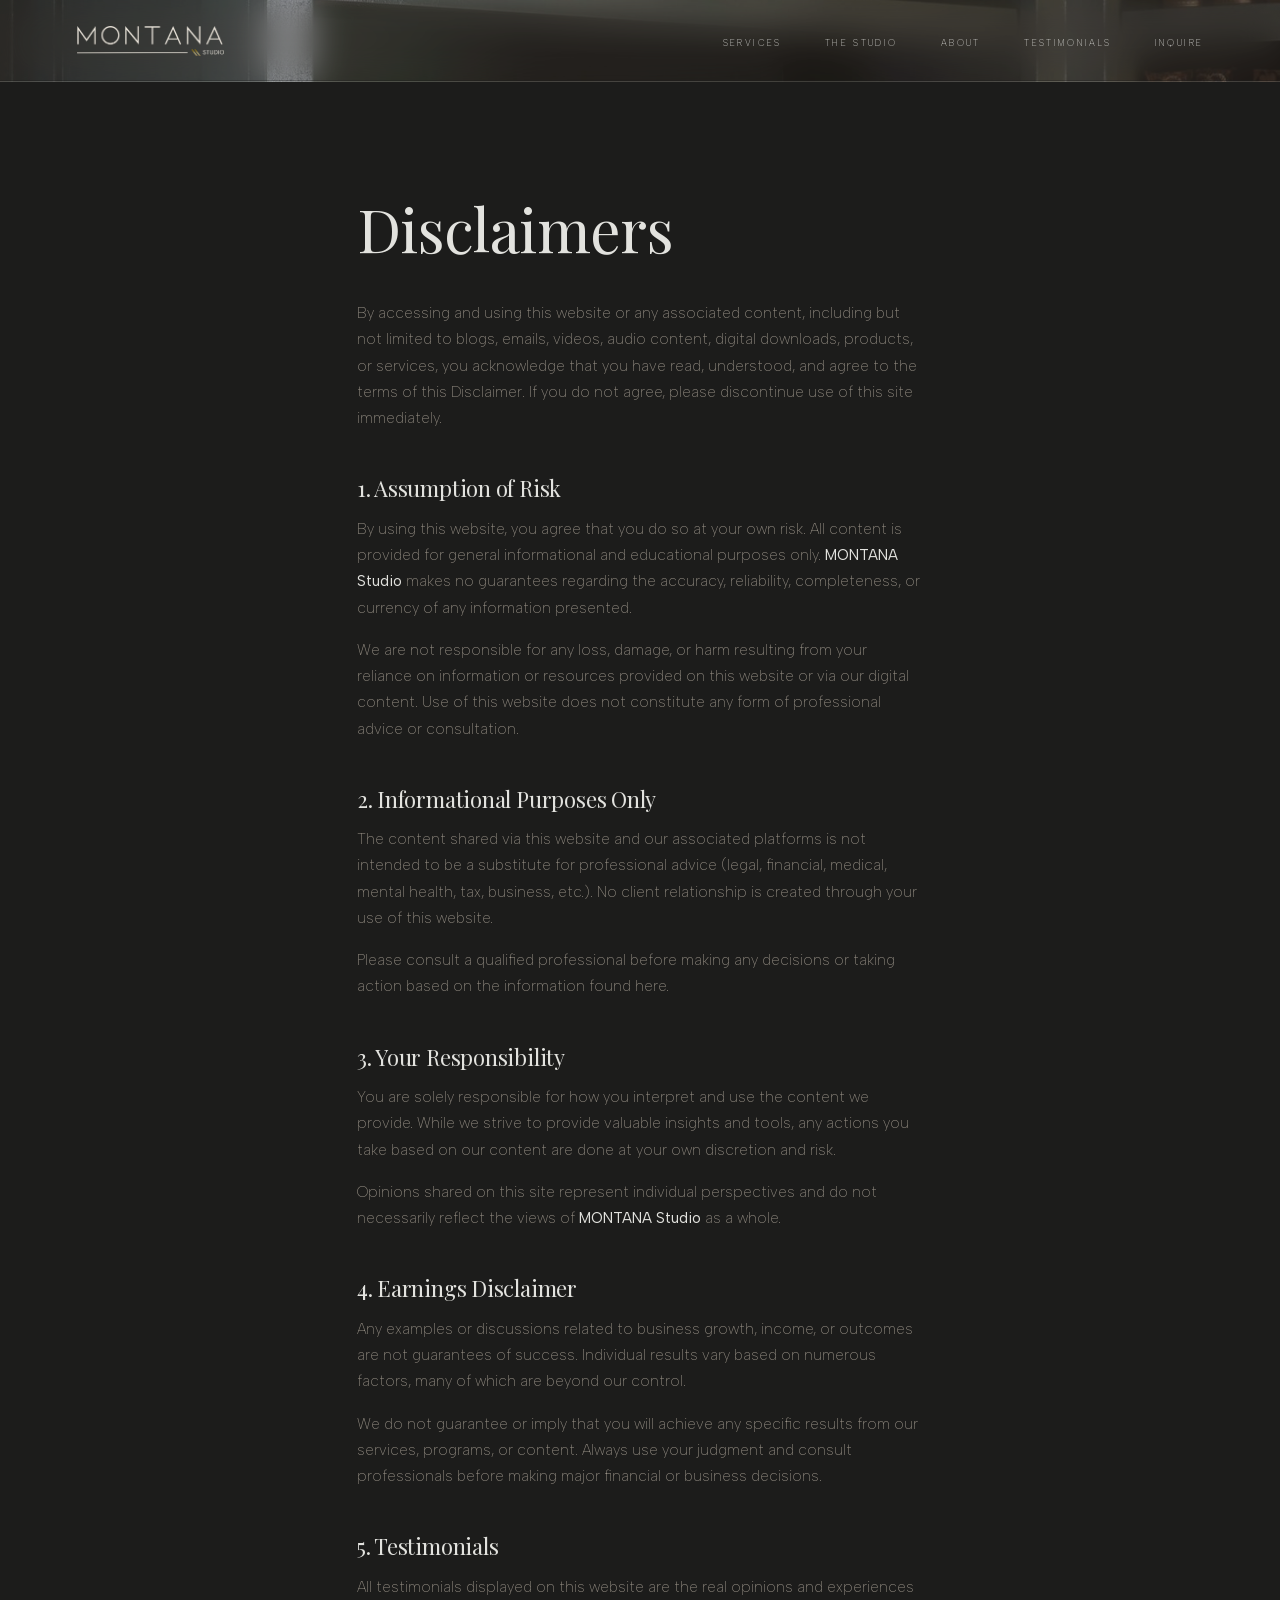
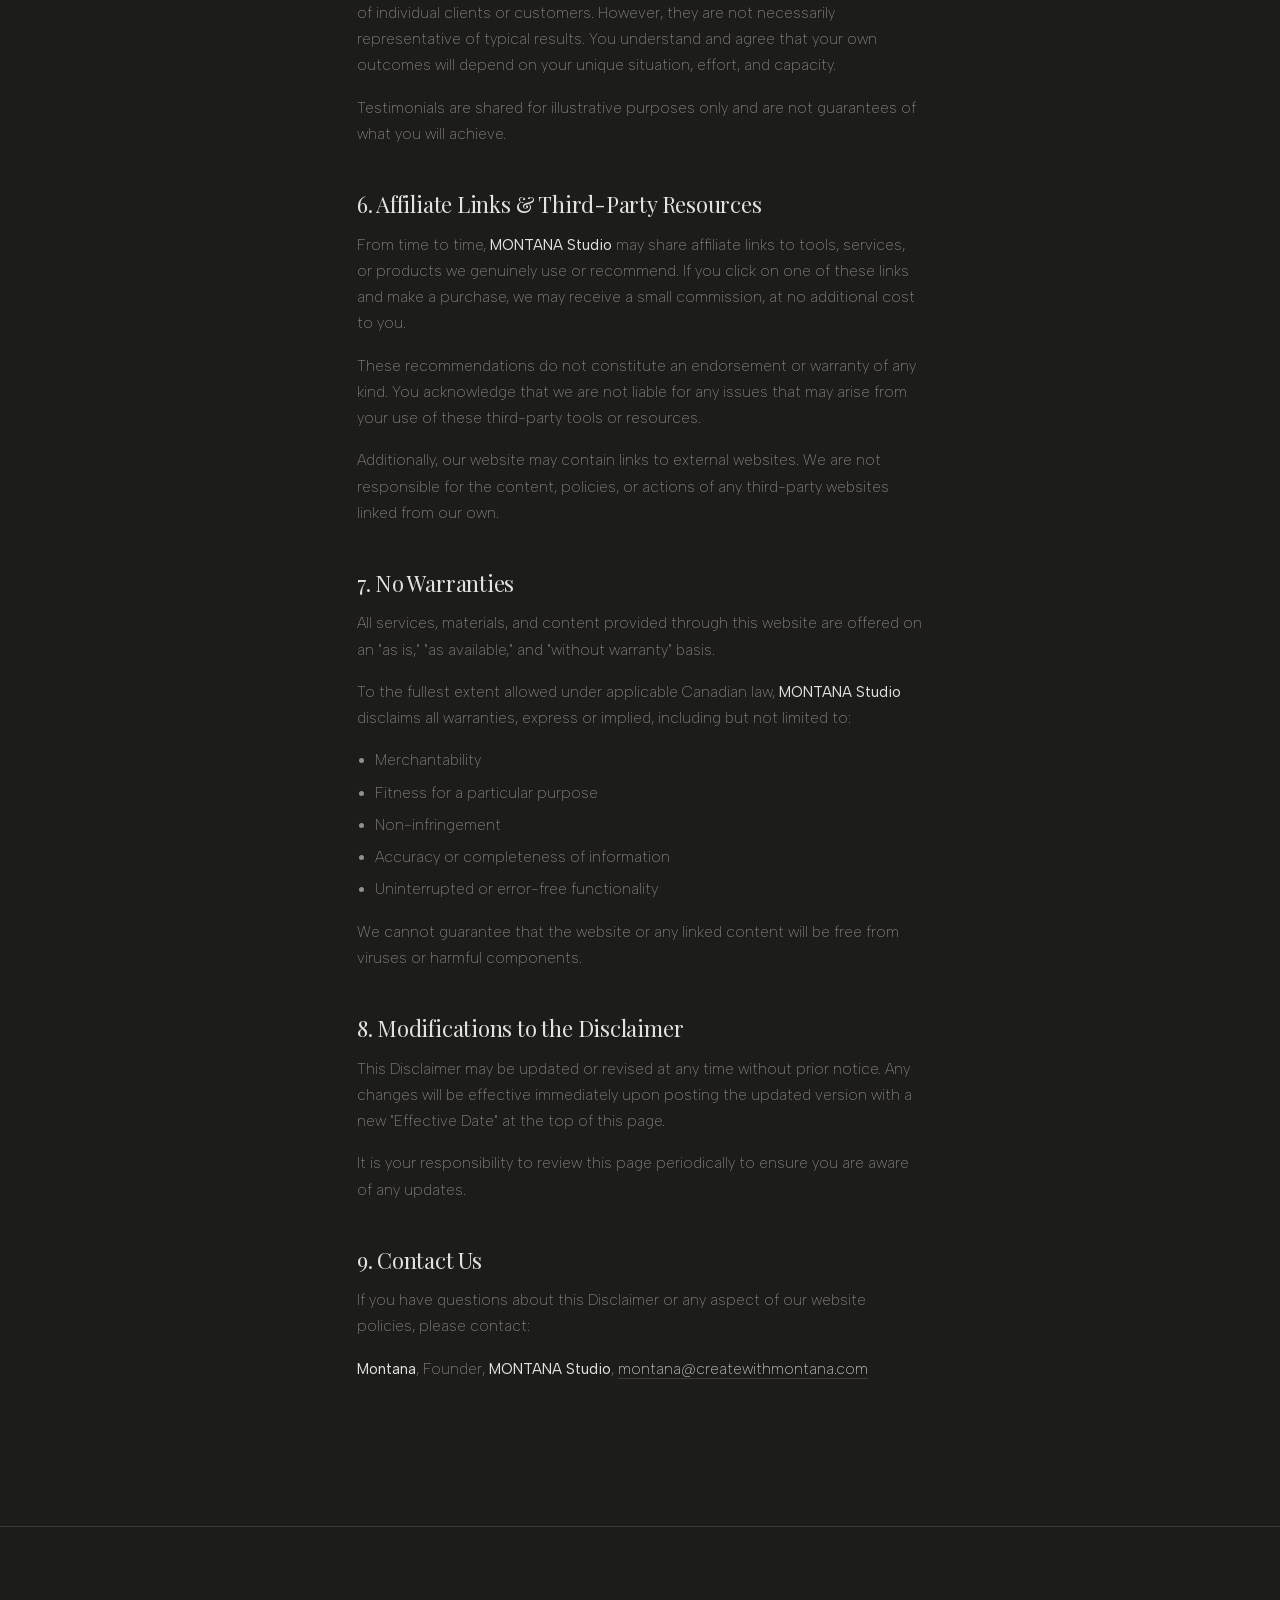
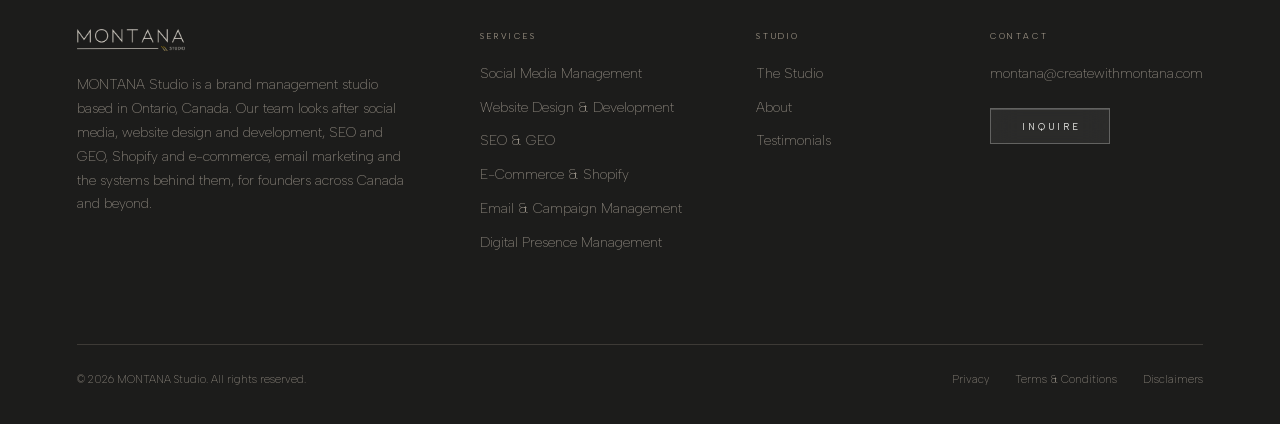
<file: disclaimers/index.html>
<!doctype html>
<html lang="en-CA">
<head>
<meta charset="utf-8">
<meta name="viewport" content="width=device-width, initial-scale=1, viewport-fit=cover">
<title>Disclaimers · MONTANA Studio</title>
<meta name="description" content="Disclaimers for the content, services and products offered by MONTANA Studio.">
<meta name="theme-color" content="#11100e">
<link rel="canonical" href="https://montanastudio.ca/disclaimers">
<meta name="robots" content="index, follow, max-image-preview:large, max-snippet:-1">
<meta property="og:type" content="website">
<meta property="og:site_name" content="MONTANA Studio">
<meta property="og:locale" content="en_CA">
<meta property="og:url" content="https://montanastudio.ca/disclaimers">
<meta property="og:title" content="Disclaimers · MONTANA Studio">
<meta property="og:description" content="Disclaimers for the content, services and products offered by MONTANA Studio.">
<meta property="og:image" content="https://montanastudio.ca/images/og.jpg">
<meta property="og:image:width" content="1200">
<meta property="og:image:height" content="628">
<meta name="twitter:card" content="summary_large_image">
<meta name="twitter:title" content="Disclaimers · MONTANA Studio">
<meta name="twitter:description" content="Disclaimers for the content, services and products offered by MONTANA Studio.">
<meta name="twitter:image" content="https://montanastudio.ca/images/og.jpg">
<script type="application/ld+json">{"@context": "https://schema.org", "@type": "BreadcrumbList", "itemListElement": [{"@type": "ListItem", "position": 1, "name": "MONTANA Studio", "item": "https://montanastudio.ca/"}, {"@type": "ListItem", "position": 2, "name": "Disclaimers", "item": "https://montanastudio.ca/disclaimers"}]}</script>
<link rel="icon" type="image/png" href="/favicon.png">
<link rel="apple-touch-icon" href="/apple-touch-icon.png">
<link rel="stylesheet" href="/styles.css">
</head>
<body class="legal-page">
<header class="glass-head">
  <div class="nav">
    <a class="wordmark" href="/"><img src="/images/logo-light.png" alt="MONTANA Studio" width="148" height="30"></a>
    <ul>
      <li><a href="/#services">Services</a></li>
      <li><a href="/#studio">The Studio</a></li>
      <li><a href="/about">About</a></li>
      <li><a href="/#testimonials">Testimonials</a></li>
      <li><a href="/#inquire">Inquire</a></li>
    </ul>
    <button class="menu" type="button">Menu</button>
  </div>
</header>
<main class="legal">
  <h1>Disclaimers</h1>
<p>By accessing and using this website or any associated content, including but not limited to blogs, emails, videos, audio content, digital downloads, products, or services, you acknowledge that you have read, understood, and agree to the terms of this Disclaimer. If you do not agree, please discontinue use of this site immediately.</p>
<h2>1. Assumption of Risk</h2>
<p>By using this website, you agree that you do so at your own risk. All content is provided for general informational and educational purposes only. <strong>MONTANA Studio</strong> makes no guarantees regarding the accuracy, reliability, completeness, or currency of any information presented.</p>
<p>We are not responsible for any loss, damage, or harm resulting from your reliance on information or resources provided on this website or via our digital content. Use of this website does not constitute any form of professional advice or consultation.</p>
<h2>2. Informational Purposes Only</h2>
<p>The content shared via this website and our associated platforms is not intended to be a substitute for professional advice (legal, financial, medical, mental health, tax, business, etc.). No client relationship is created through your use of this website.</p>
<p>Please consult a qualified professional before making any decisions or taking action based on the information found here.</p>
<h2>3. Your Responsibility</h2>
<p>You are solely responsible for how you interpret and use the content we provide. While we strive to provide valuable insights and tools, any actions you take based on our content are done at your own discretion and risk.</p>
<p>Opinions shared on this site represent individual perspectives and do not necessarily reflect the views of <strong>MONTANA Studio</strong> as a whole.</p>
<h2>4. Earnings Disclaimer</h2>
<p>Any examples or discussions related to business growth, income, or outcomes are not guarantees of success. Individual results vary based on numerous factors, many of which are beyond our control.</p>
<p>We do not guarantee or imply that you will achieve any specific results from our services, programs, or content. Always use your judgment and consult professionals before making major financial or business decisions.</p>
<h2>5. Testimonials</h2>
<p>All testimonials displayed on this website are the real opinions and experiences of individual clients or customers. However, they are not necessarily representative of typical results. You understand and agree that your own outcomes will depend on your unique situation, effort, and capacity.</p>
<p>Testimonials are shared for illustrative purposes only and are not guarantees of what you will achieve.</p>
<h2>6. Affiliate Links &amp; Third-Party Resources</h2>
<p>From time to time, <strong>MONTANA Studio</strong> may share affiliate links to tools, services, or products we genuinely use or recommend. If you click on one of these links and make a purchase, we may receive a small commission, at no additional cost to you.</p>
<p>These recommendations do not constitute an endorsement or warranty of any kind. You acknowledge that we are not liable for any issues that may arise from your use of these third-party tools or resources.</p>
<p>Additionally, our website may contain links to external websites. We are not responsible for the content, policies, or actions of any third-party websites linked from our own.</p>
<h2>7. No Warranties</h2>
<p>All services, materials, and content provided through this website are offered on an "as is," "as available," and "without warranty" basis.</p>
<p>To the fullest extent allowed under applicable Canadian law, <strong>MONTANA Studio</strong> disclaims all warranties, express or implied, including but not limited to:</p>
<ul><li>Merchantability</li><li>Fitness for a particular purpose</li><li>Non-infringement</li><li>Accuracy or completeness of information</li><li>Uninterrupted or error-free functionality</li></ul>
<p>We cannot guarantee that the website or any linked content will be free from viruses or harmful components.</p>
<h2>8. Modifications to the Disclaimer</h2>
<p>This Disclaimer may be updated or revised at any time without prior notice. Any changes will be effective immediately upon posting the updated version with a new "Effective Date" at the top of this page.</p>
<p>It is your responsibility to review this page periodically to ensure you are aware of any updates.</p>
<h2>9. Contact Us</h2>
<p>If you have questions about this Disclaimer or any aspect of our website policies, please contact:</p>
<p><strong>Montana</strong>, Founder, <strong>MONTANA Studio</strong>, <a href="mailto:montana@createwithmontana.com">montana@createwithmontana.com</a></p>
</main>
<!-- ===== FOOTER ===== -->
<footer class="site-foot">
  <div class="foot-top">
    <div class="foot-brand">
      <a href="/" class="foot-logo"><img src="/images/logo-light.png" alt="MONTANA Studio" width="148" height="30"></a>
      <p>MONTANA Studio is a brand management studio based in Ontario, Canada. Our team looks after social media, website design and development, SEO and GEO, Shopify and e-commerce, email marketing and the systems behind them, for founders across Canada and beyond.</p>
    </div>
    <nav class="foot-col" aria-label="Services">
      <h2 class="cap">Services</h2>
      <ul>
        <li><a href="/#s-social">Social Media Management</a></li>
        <li><a href="/#s-web">Website Design &amp; Development</a></li>
        <li><a href="/#s-seo">SEO &amp; GEO</a></li>
        <li><a href="/#s-shop">E-Commerce &amp; Shopify</a></li>
        <li><a href="/#s-email">Email &amp; Campaign Management</a></li>
        <li><a href="/#s-systems">Digital Presence Management</a></li>
      </ul>
    </nav>
    <nav class="foot-col" aria-label="Studio">
      <h2 class="cap">Studio</h2>
      <ul>
        <li><a href="/#studio">The Studio</a></li>
        <li><a href="/about">About</a></li>
        <li><a href="/#testimonials">Testimonials</a></li>
      </ul>
    </nav>
    <div class="foot-col foot-contact">
      <h2 class="cap">Contact</h2>
      <address>
        <a href="mailto:montana@createwithmontana.com">montana@createwithmontana.com</a>
      </address>
      <a class="btn" href="/#inquire">Inquire</a>
    </div>
  </div>
  <div class="foot-base">
    <span>&copy; 2026 MONTANA Studio. All rights reserved.</span>
    <nav aria-label="Legal"><a href="/privacy">Privacy</a><a href="/terms-and-conditions">Terms &amp; Conditions</a><a href="/disclaimers">Disclaimers</a></nav>
  </div>
</footer>
<script src="/menu.js" defer></script>
</body>
</html>
</file>
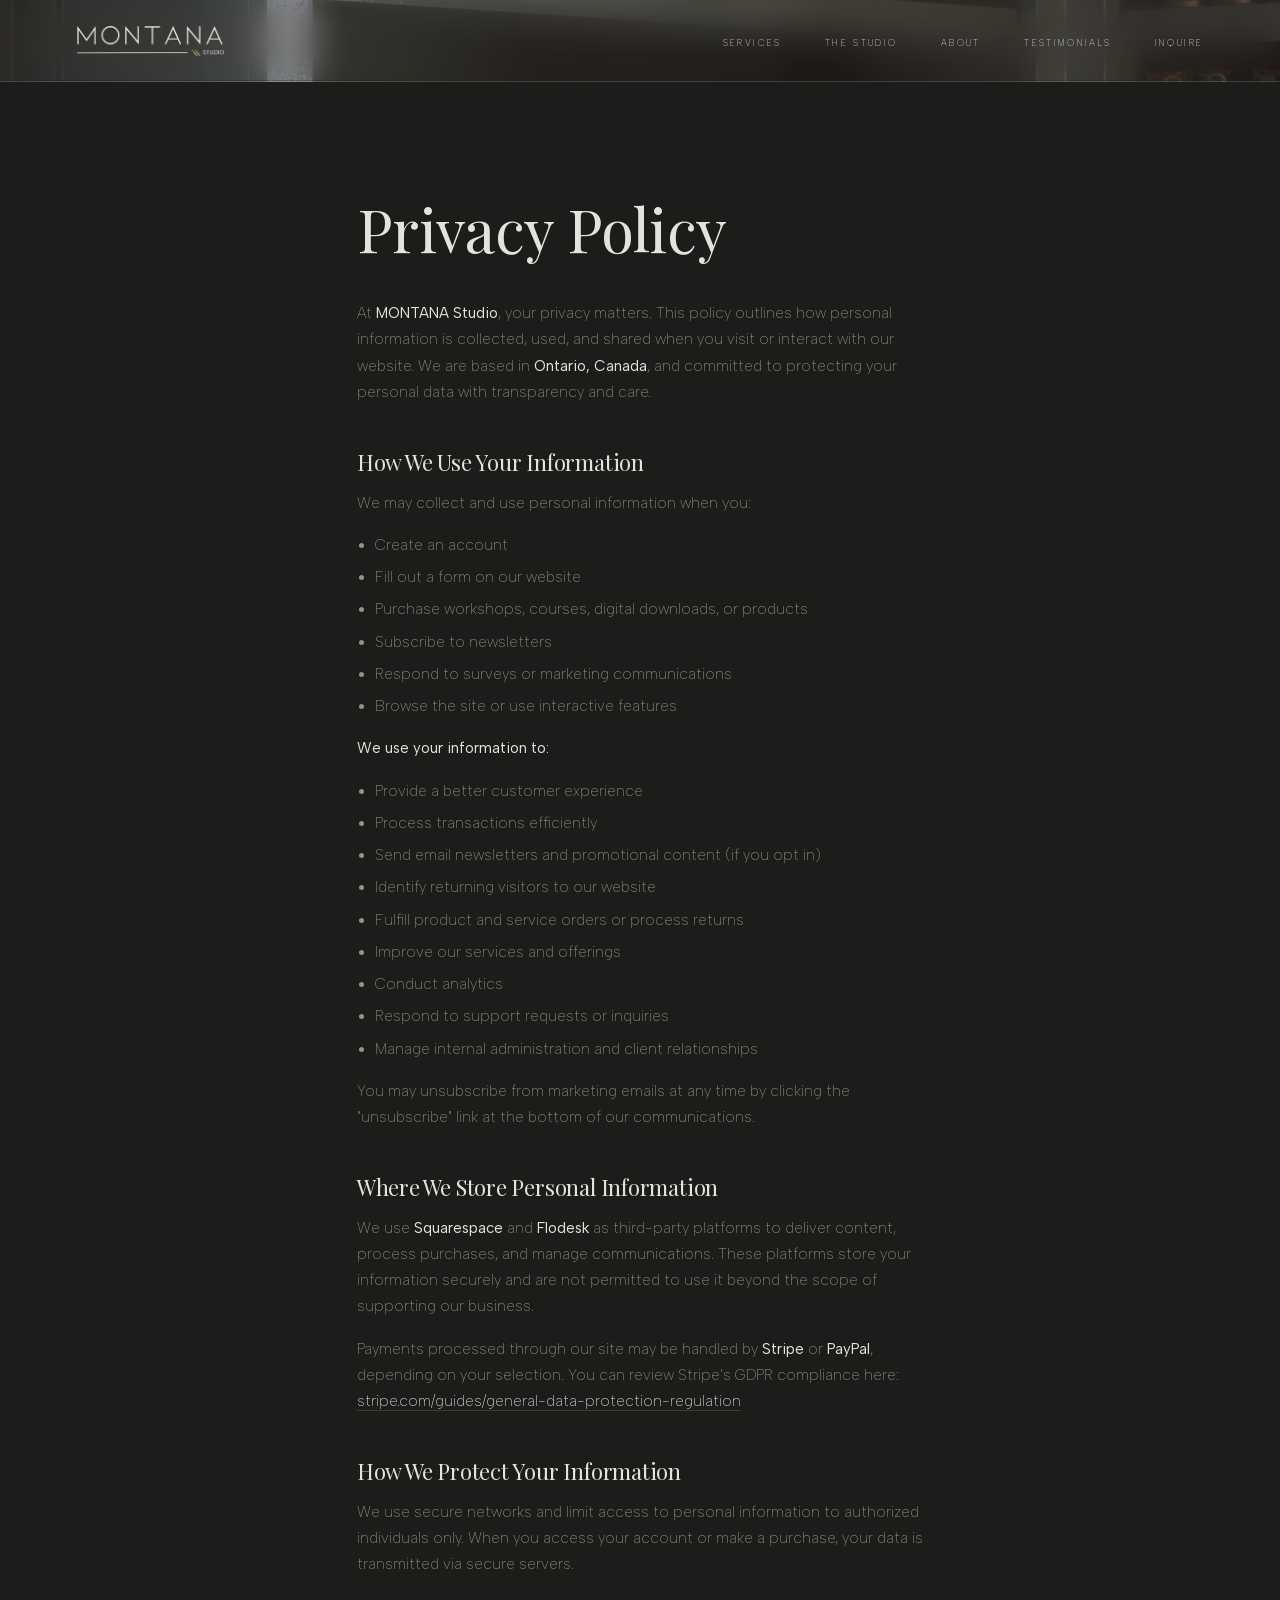
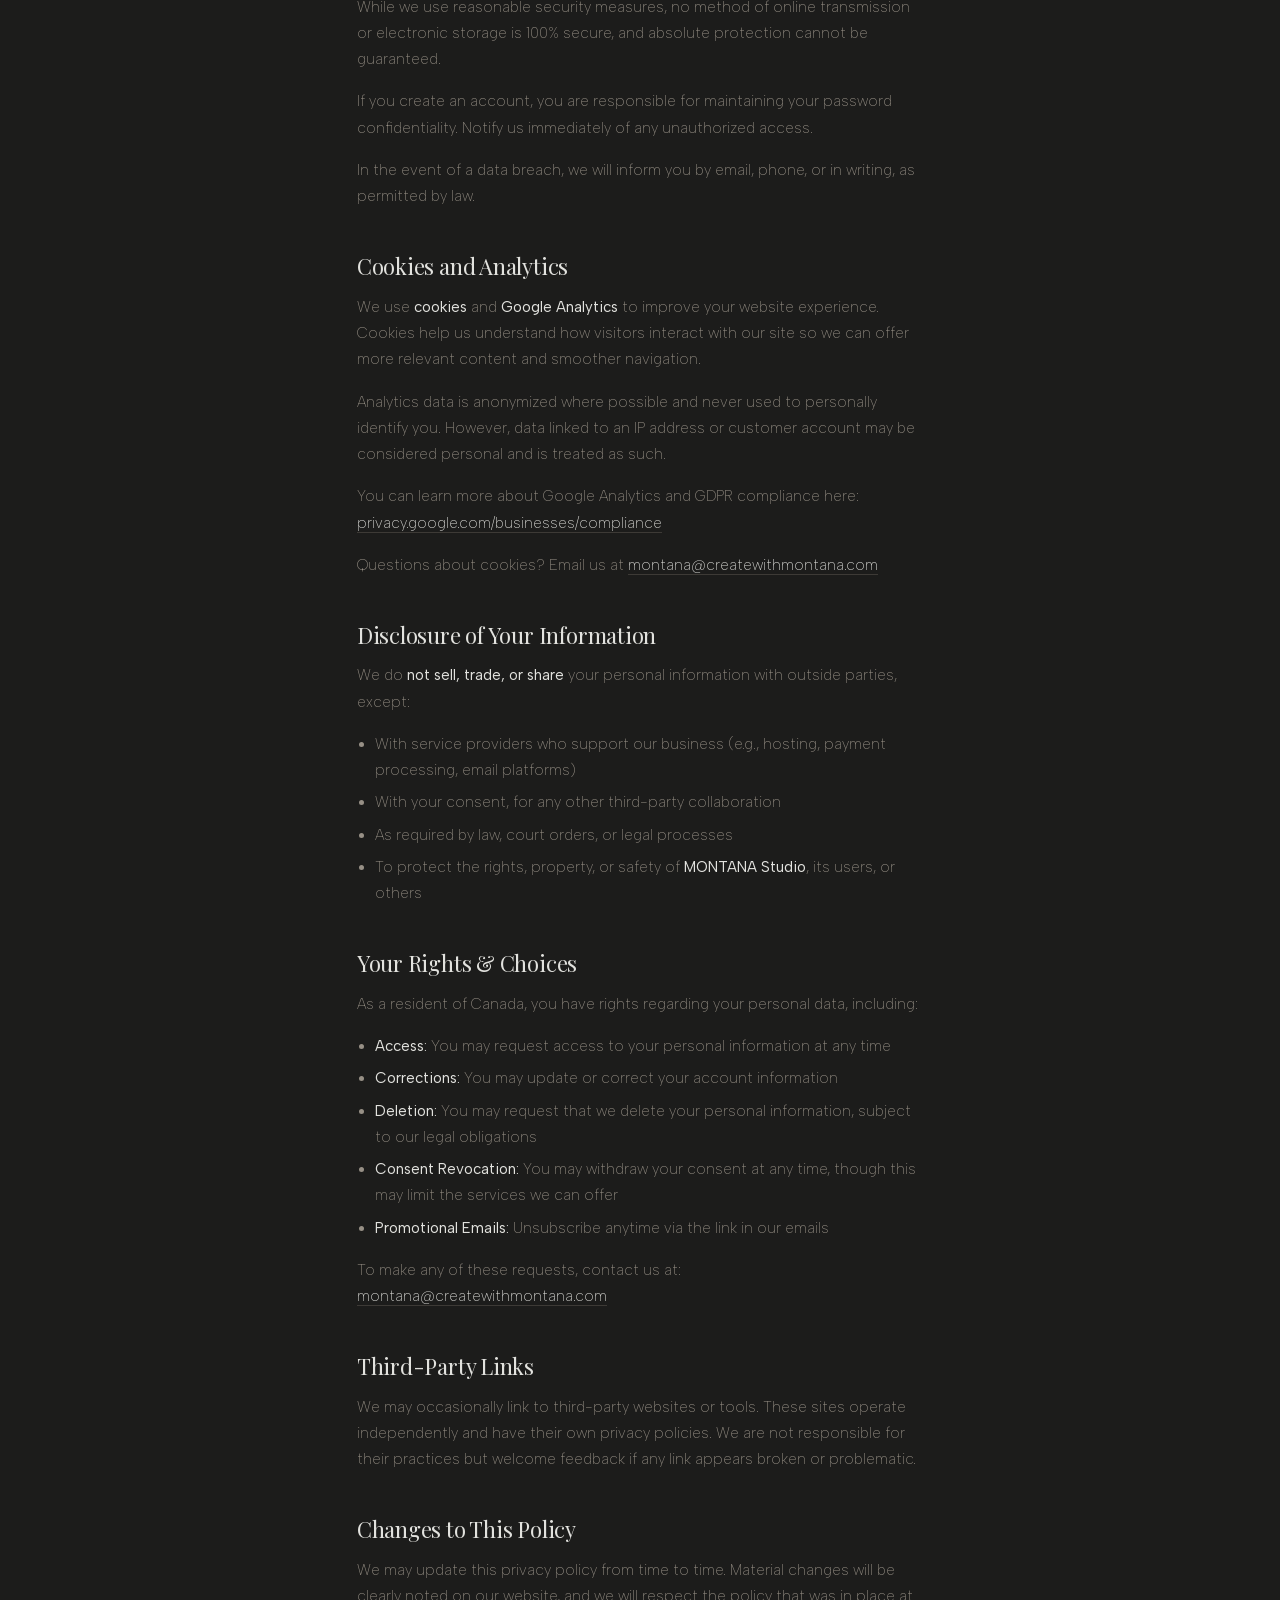
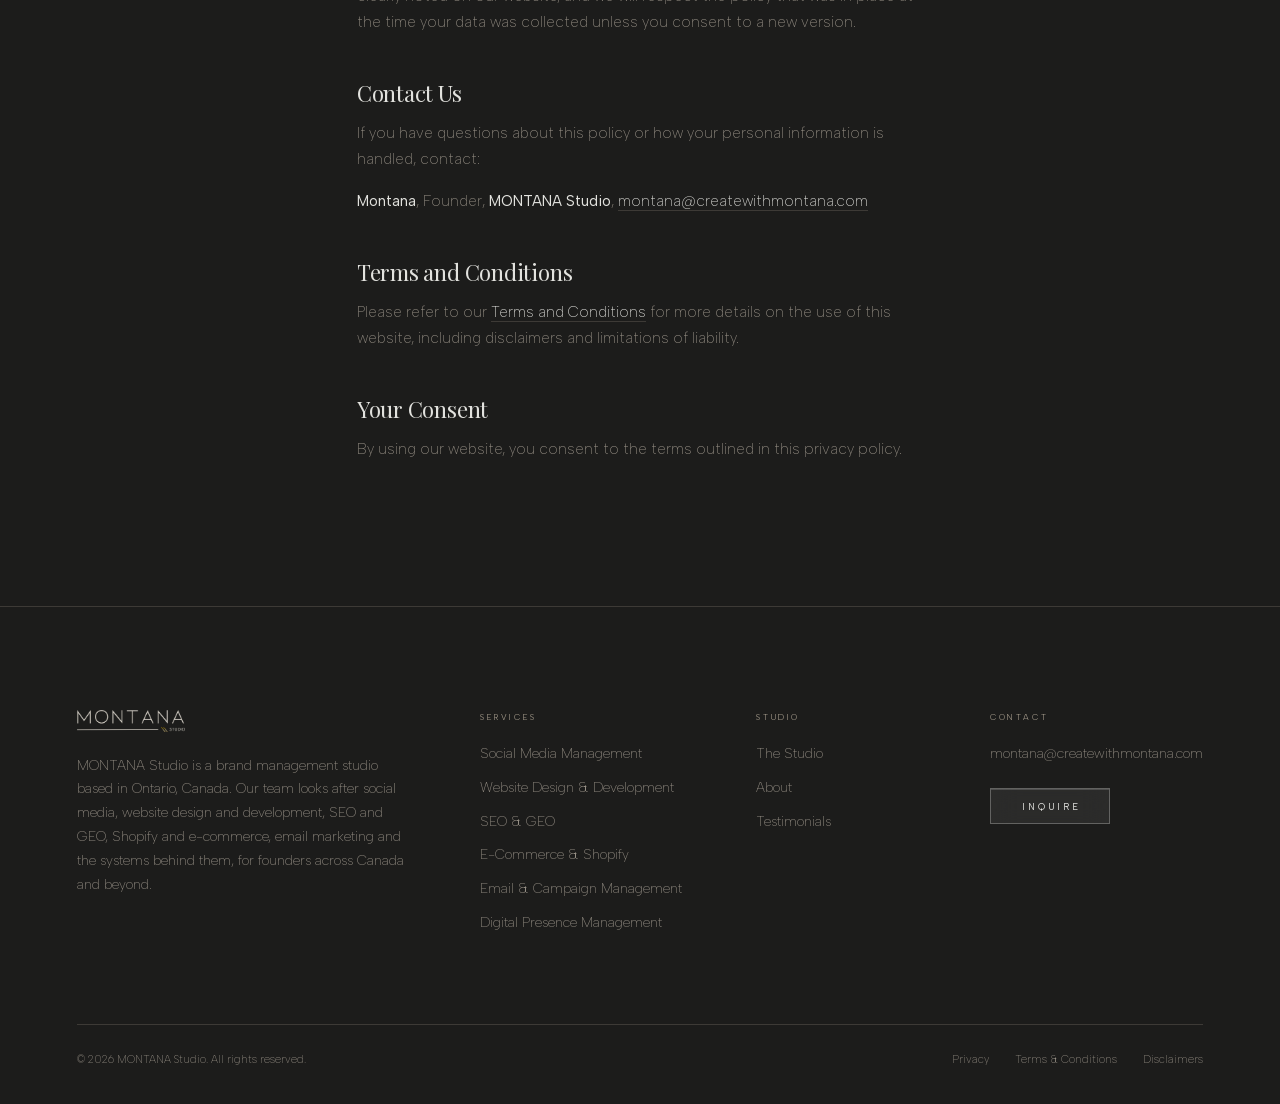
<file: privacy/index.html>
<!doctype html>
<html lang="en-CA">
<head>
<meta charset="utf-8">
<meta name="viewport" content="width=device-width, initial-scale=1, viewport-fit=cover">
<title>Privacy Policy · MONTANA Studio</title>
<meta name="description" content="How MONTANA Studio collects, uses and protects your personal information.">
<meta name="theme-color" content="#11100e">
<link rel="canonical" href="https://montanastudio.ca/privacy">
<meta name="robots" content="index, follow, max-image-preview:large, max-snippet:-1">
<meta property="og:type" content="website">
<meta property="og:site_name" content="MONTANA Studio">
<meta property="og:locale" content="en_CA">
<meta property="og:url" content="https://montanastudio.ca/privacy">
<meta property="og:title" content="Privacy Policy · MONTANA Studio">
<meta property="og:description" content="How MONTANA Studio collects, uses and protects your personal information.">
<meta property="og:image" content="https://montanastudio.ca/images/og.jpg">
<meta property="og:image:width" content="1200">
<meta property="og:image:height" content="628">
<meta name="twitter:card" content="summary_large_image">
<meta name="twitter:title" content="Privacy Policy · MONTANA Studio">
<meta name="twitter:description" content="How MONTANA Studio collects, uses and protects your personal information.">
<meta name="twitter:image" content="https://montanastudio.ca/images/og.jpg">
<script type="application/ld+json">{"@context": "https://schema.org", "@type": "BreadcrumbList", "itemListElement": [{"@type": "ListItem", "position": 1, "name": "MONTANA Studio", "item": "https://montanastudio.ca/"}, {"@type": "ListItem", "position": 2, "name": "Privacy Policy", "item": "https://montanastudio.ca/privacy"}]}</script>
<link rel="icon" type="image/png" href="/favicon.png">
<link rel="apple-touch-icon" href="/apple-touch-icon.png">
<link rel="stylesheet" href="/styles.css">
</head>
<body class="legal-page">
<header class="glass-head">
  <div class="nav">
    <a class="wordmark" href="/"><img src="/images/logo-light.png" alt="MONTANA Studio" width="148" height="30"></a>
    <ul>
      <li><a href="/#services">Services</a></li>
      <li><a href="/#studio">The Studio</a></li>
      <li><a href="/about">About</a></li>
      <li><a href="/#testimonials">Testimonials</a></li>
      <li><a href="/#inquire">Inquire</a></li>
    </ul>
    <button class="menu" type="button">Menu</button>
  </div>
</header>
<main class="legal">
  <h1>Privacy Policy</h1>
<p>At <strong>MONTANA Studio</strong>, your privacy matters. This policy outlines how personal information is collected, used, and shared when you visit or interact with our website. We are based in <strong>Ontario, Canada</strong>, and committed to protecting your personal data with transparency and care.</p>
<h2>How We Use Your Information</h2>
<p>We may collect and use personal information when you:</p>
<ul><li>Create an account</li><li>Fill out a form on our website</li><li>Purchase workshops, courses, digital downloads, or products</li><li>Subscribe to newsletters</li><li>Respond to surveys or marketing communications</li><li>Browse the site or use interactive features</li></ul>
<p><strong>We use your information to:</strong></p>
<ul><li>Provide a better customer experience</li><li>Process transactions efficiently</li><li>Send email newsletters and promotional content (if you opt in)</li><li>Identify returning visitors to our website</li><li>Fulfill product and service orders or process returns</li><li>Improve our services and offerings</li><li>Conduct analytics</li><li>Respond to support requests or inquiries</li><li>Manage internal administration and client relationships</li></ul>
<p>You may unsubscribe from marketing emails at any time by clicking the "unsubscribe" link at the bottom of our communications.</p>
<h2>Where We Store Personal Information</h2>
<p>We use <strong>Squarespace</strong> and <strong>Flodesk</strong> as third-party platforms to deliver content, process purchases, and manage communications. These platforms store your information securely and are not permitted to use it beyond the scope of supporting our business.</p>
<p>Payments processed through our site may be handled by <strong>Stripe</strong> or <strong>PayPal</strong>, depending on your selection. You can review Stripe's GDPR compliance here: <a href="https://stripe.com/guides/general-data-protection-regulation">stripe.com/guides/general-data-protection-regulation</a></p>
<h2>How We Protect Your Information</h2>
<p>We use secure networks and limit access to personal information to authorized individuals only. When you access your account or make a purchase, your data is transmitted via secure servers.</p>
<p>While we use reasonable security measures, no method of online transmission or electronic storage is 100% secure, and absolute protection cannot be guaranteed.</p>
<p>If you create an account, you are responsible for maintaining your password confidentiality. Notify us immediately of any unauthorized access.</p>
<p>In the event of a data breach, we will inform you by email, phone, or in writing, as permitted by law.</p>
<h2>Cookies and Analytics</h2>
<p>We use <strong>cookies</strong> and <strong>Google Analytics</strong> to improve your website experience. Cookies help us understand how visitors interact with our site so we can offer more relevant content and smoother navigation.</p>
<p>Analytics data is anonymized where possible and never used to personally identify you. However, data linked to an IP address or customer account may be considered personal and is treated as such.</p>
<p>You can learn more about Google Analytics and GDPR compliance here: <a href="https://privacy.google.com/businesses/compliance/">privacy.google.com/businesses/compliance</a></p>
<p>Questions about cookies? Email us at <a href="mailto:montana@createwithmontana.com">montana@createwithmontana.com</a></p>
<h2>Disclosure of Your Information</h2>
<p>We do <strong>not sell, trade, or share</strong> your personal information with outside parties, except:</p>
<ul><li>With service providers who support our business (e.g., hosting, payment processing, email platforms)</li><li>With your consent, for any other third-party collaboration</li><li>As required by law, court orders, or legal processes</li><li>To protect the rights, property, or safety of <strong>MONTANA Studio</strong>, its users, or others</li></ul>
<h2>Your Rights &amp; Choices</h2>
<p>As a resident of Canada, you have rights regarding your personal data, including:</p>
<ul><li><strong>Access:</strong> You may request access to your personal information at any time</li><li><strong>Corrections:</strong> You may update or correct your account information</li><li><strong>Deletion:</strong> You may request that we delete your personal information, subject to our legal obligations</li><li><strong>Consent Revocation:</strong> You may withdraw your consent at any time, though this may limit the services we can offer</li><li><strong>Promotional Emails:</strong> Unsubscribe anytime via the link in our emails</li></ul>
<p>To make any of these requests, contact us at: <a href="mailto:montana@createwithmontana.com">montana@createwithmontana.com</a></p>
<h2>Third-Party Links</h2>
<p>We may occasionally link to third-party websites or tools. These sites operate independently and have their own privacy policies. We are not responsible for their practices but welcome feedback if any link appears broken or problematic.</p>
<h2>Changes to This Policy</h2>
<p>We may update this privacy policy from time to time. Material changes will be clearly noted on our website, and we will respect the policy that was in place at the time your data was collected unless you consent to a new version.</p>
<h2>Contact Us</h2>
<p>If you have questions about this policy or how your personal information is handled, contact:</p>
<p><strong>Montana</strong>, Founder, <strong>MONTANA Studio</strong>, <a href="mailto:montana@createwithmontana.com">montana@createwithmontana.com</a></p>
<h2>Terms and Conditions</h2>
<p>Please refer to our <a href="/terms-and-conditions">Terms and Conditions</a> for more details on the use of this website, including disclaimers and limitations of liability.</p>
<h2>Your Consent</h2>
<p>By using our website, you consent to the terms outlined in this privacy policy.</p>
</main>
<!-- ===== FOOTER ===== -->
<footer class="site-foot">
  <div class="foot-top">
    <div class="foot-brand">
      <a href="/" class="foot-logo"><img src="/images/logo-light.png" alt="MONTANA Studio" width="148" height="30"></a>
      <p>MONTANA Studio is a brand management studio based in Ontario, Canada. Our team looks after social media, website design and development, SEO and GEO, Shopify and e-commerce, email marketing and the systems behind them, for founders across Canada and beyond.</p>
    </div>
    <nav class="foot-col" aria-label="Services">
      <h2 class="cap">Services</h2>
      <ul>
        <li><a href="/#s-social">Social Media Management</a></li>
        <li><a href="/#s-web">Website Design &amp; Development</a></li>
        <li><a href="/#s-seo">SEO &amp; GEO</a></li>
        <li><a href="/#s-shop">E-Commerce &amp; Shopify</a></li>
        <li><a href="/#s-email">Email &amp; Campaign Management</a></li>
        <li><a href="/#s-systems">Digital Presence Management</a></li>
      </ul>
    </nav>
    <nav class="foot-col" aria-label="Studio">
      <h2 class="cap">Studio</h2>
      <ul>
        <li><a href="/#studio">The Studio</a></li>
        <li><a href="/about">About</a></li>
        <li><a href="/#testimonials">Testimonials</a></li>
      </ul>
    </nav>
    <div class="foot-col foot-contact">
      <h2 class="cap">Contact</h2>
      <address>
        <a href="mailto:montana@createwithmontana.com">montana@createwithmontana.com</a>
      </address>
      <a class="btn" href="/#inquire">Inquire</a>
    </div>
  </div>
  <div class="foot-base">
    <span>&copy; 2026 MONTANA Studio. All rights reserved.</span>
    <nav aria-label="Legal"><a href="/privacy">Privacy</a><a href="/terms-and-conditions">Terms &amp; Conditions</a><a href="/disclaimers">Disclaimers</a></nav>
  </div>
</footer>
<script src="/menu.js" defer></script>
</body>
</html>
</file>
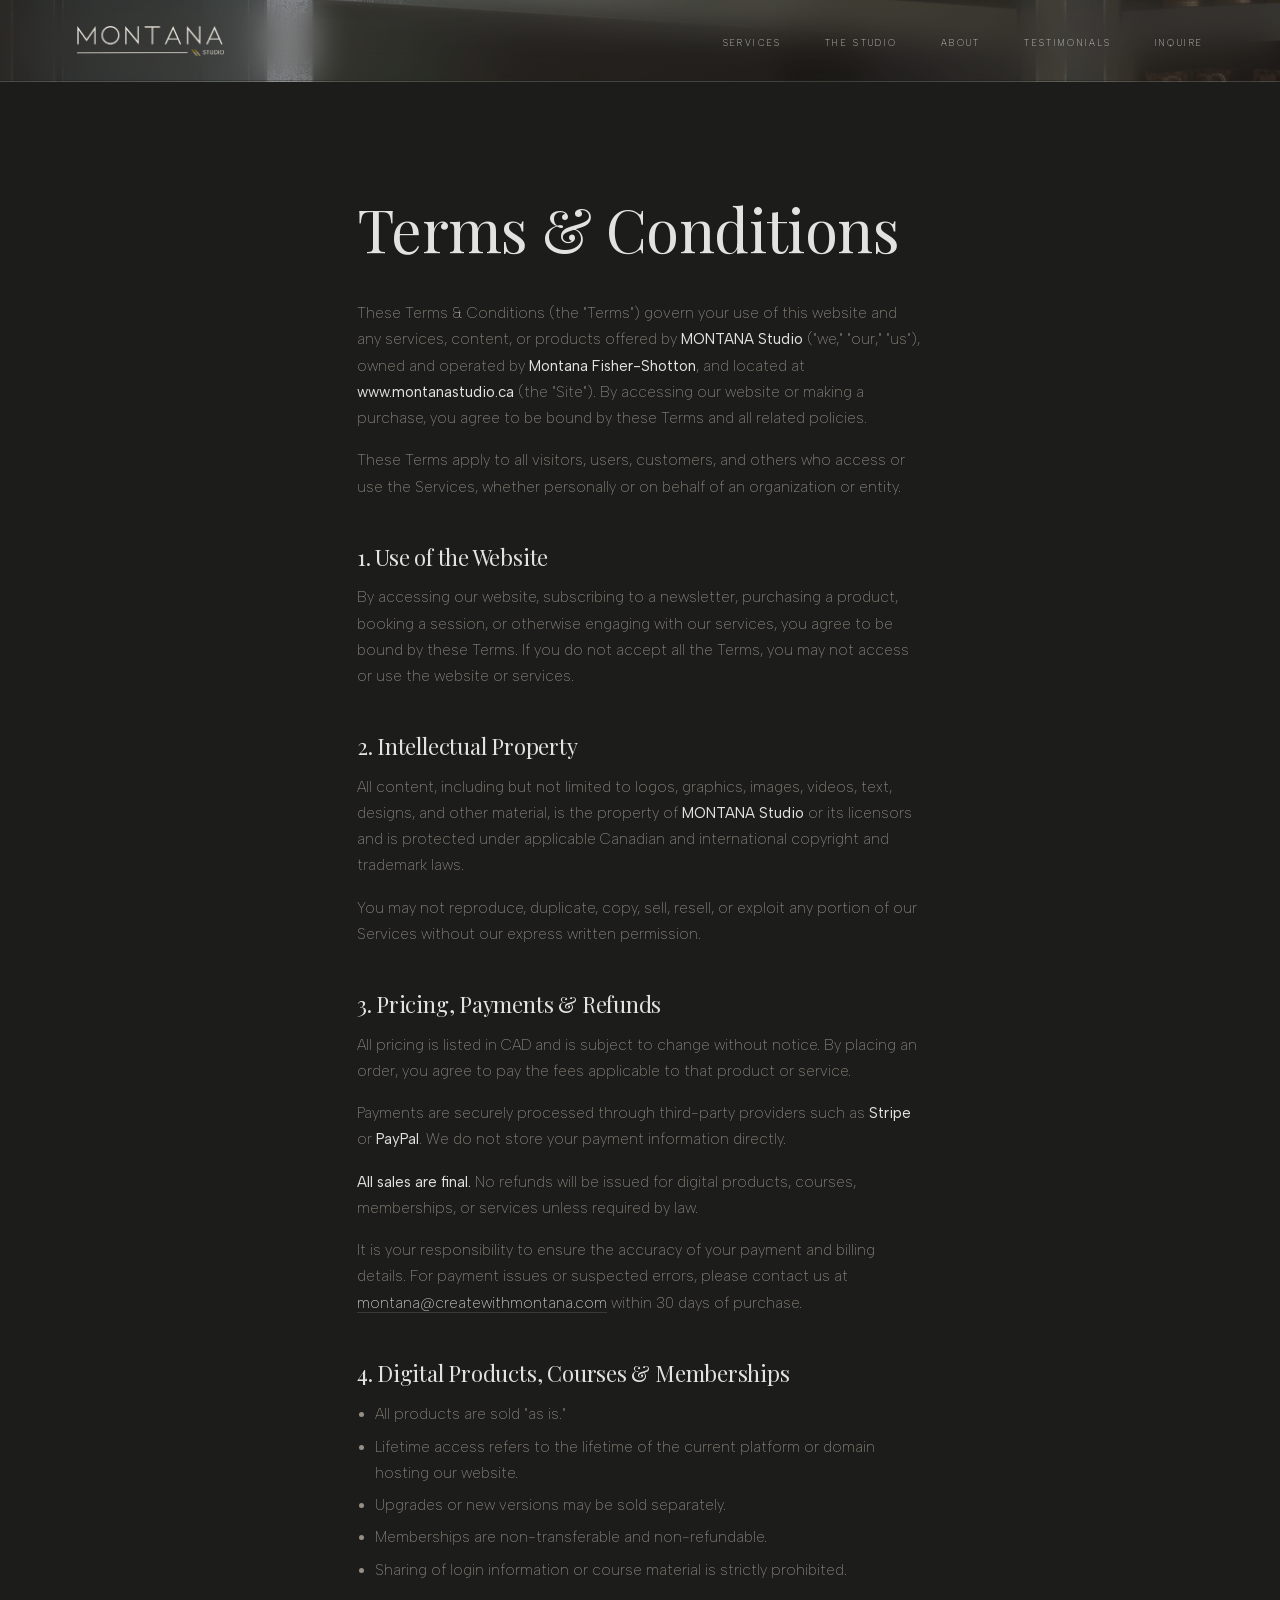
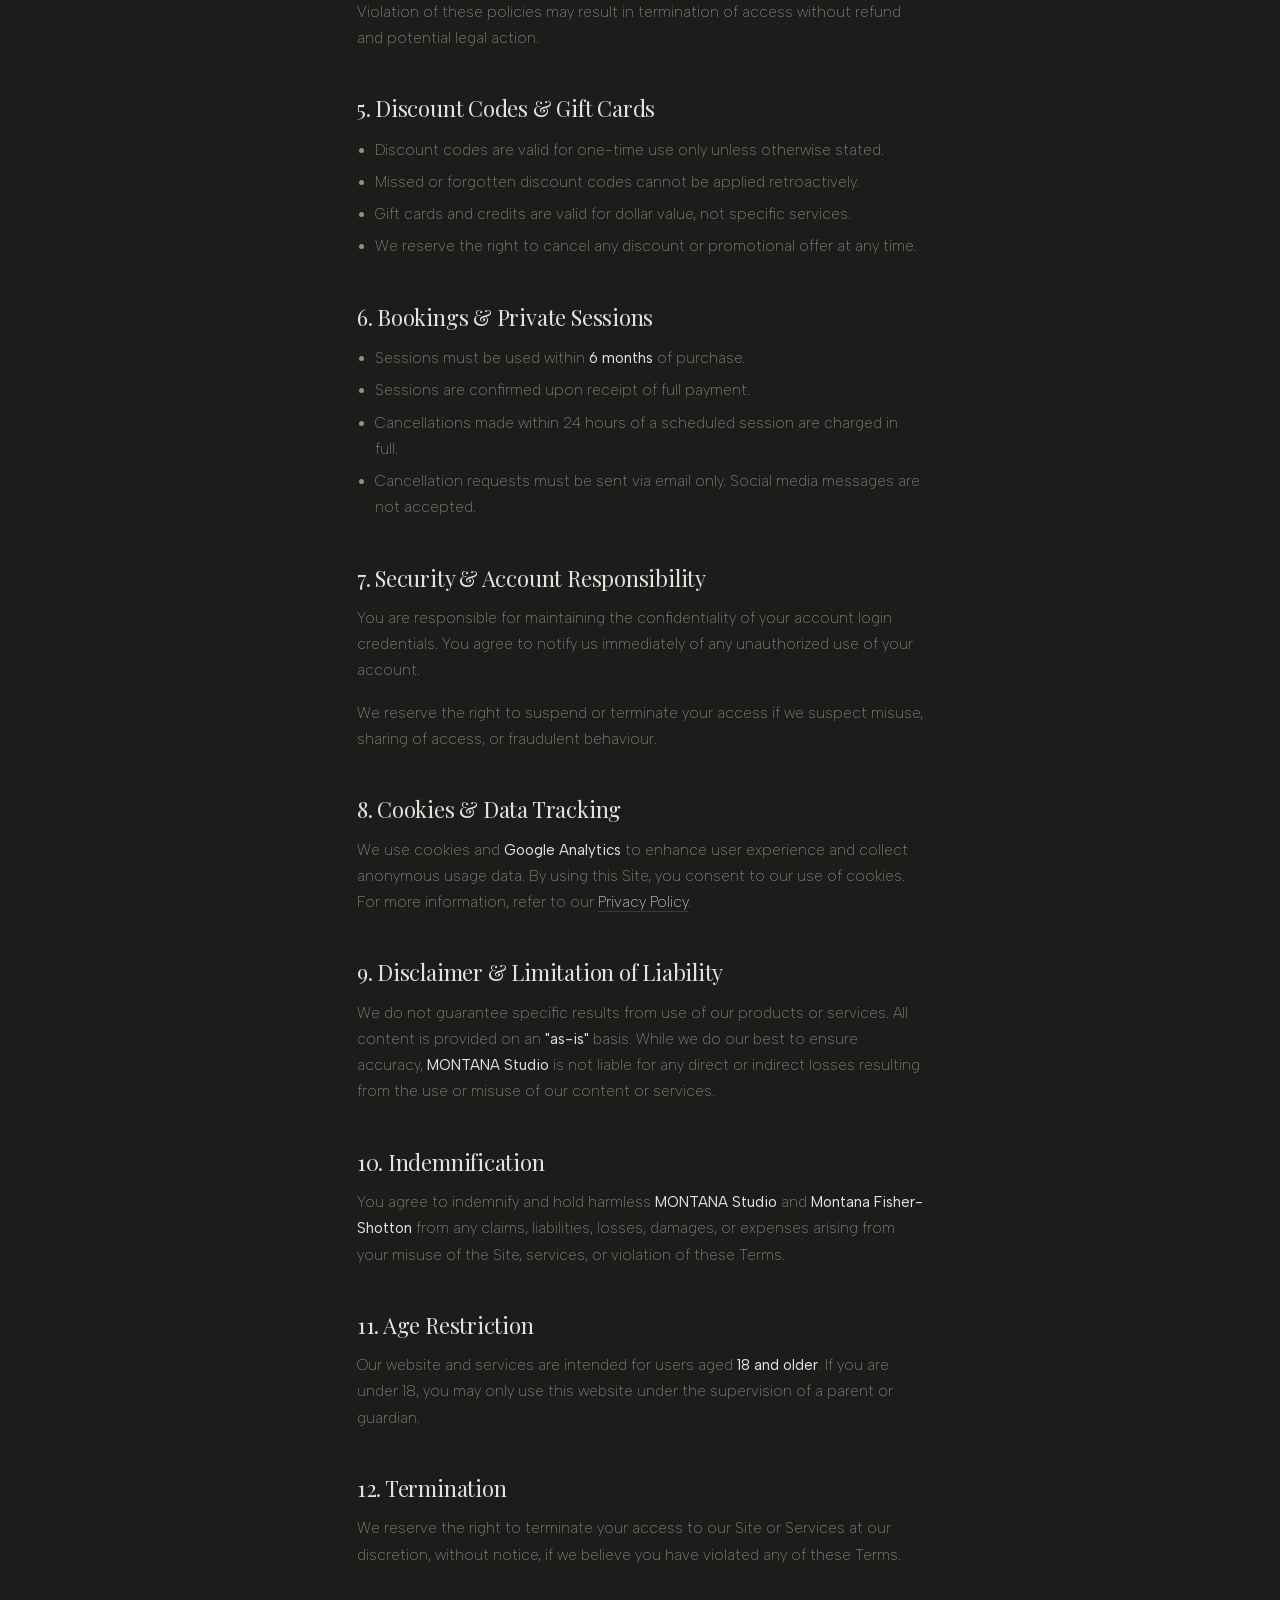
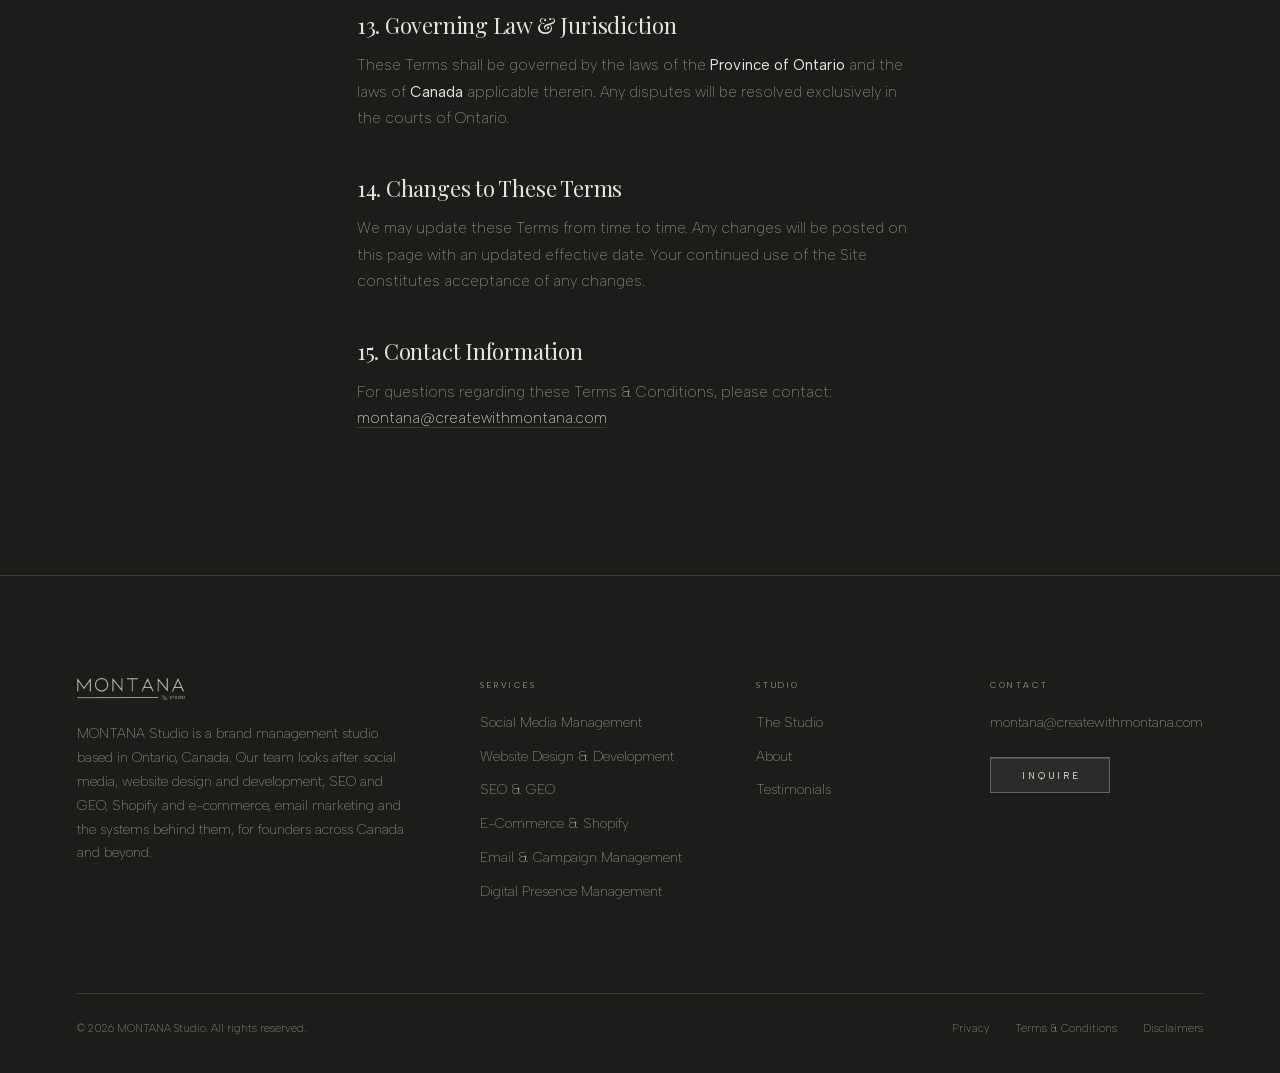
<file: terms-and-conditions/index.html>
<!doctype html>
<html lang="en-CA">
<head>
<meta charset="utf-8">
<meta name="viewport" content="width=device-width, initial-scale=1, viewport-fit=cover">
<title>Terms &amp; Conditions · MONTANA Studio</title>
<meta name="description" content="The terms that govern use of the MONTANA Studio website, services and products.">
<meta name="theme-color" content="#11100e">
<link rel="canonical" href="https://montanastudio.ca/terms-and-conditions">
<meta name="robots" content="index, follow, max-image-preview:large, max-snippet:-1">
<meta property="og:type" content="website">
<meta property="og:site_name" content="MONTANA Studio">
<meta property="og:locale" content="en_CA">
<meta property="og:url" content="https://montanastudio.ca/terms-and-conditions">
<meta property="og:title" content="Terms &amp; Conditions · MONTANA Studio">
<meta property="og:description" content="The terms that govern use of the MONTANA Studio website, services and products.">
<meta property="og:image" content="https://montanastudio.ca/images/og.jpg">
<meta property="og:image:width" content="1200">
<meta property="og:image:height" content="628">
<meta name="twitter:card" content="summary_large_image">
<meta name="twitter:title" content="Terms &amp; Conditions · MONTANA Studio">
<meta name="twitter:description" content="The terms that govern use of the MONTANA Studio website, services and products.">
<meta name="twitter:image" content="https://montanastudio.ca/images/og.jpg">
<script type="application/ld+json">{"@context": "https://schema.org", "@type": "BreadcrumbList", "itemListElement": [{"@type": "ListItem", "position": 1, "name": "MONTANA Studio", "item": "https://montanastudio.ca/"}, {"@type": "ListItem", "position": 2, "name": "Terms & Conditions", "item": "https://montanastudio.ca/terms-and-conditions"}]}</script>
<link rel="icon" type="image/png" href="/favicon.png">
<link rel="apple-touch-icon" href="/apple-touch-icon.png">
<link rel="stylesheet" href="/styles.css">
</head>
<body class="legal-page">
<header class="glass-head">
  <div class="nav">
    <a class="wordmark" href="/"><img src="/images/logo-light.png" alt="MONTANA Studio" width="148" height="30"></a>
    <ul>
      <li><a href="/#services">Services</a></li>
      <li><a href="/#studio">The Studio</a></li>
      <li><a href="/about">About</a></li>
      <li><a href="/#testimonials">Testimonials</a></li>
      <li><a href="/#inquire">Inquire</a></li>
    </ul>
    <button class="menu" type="button">Menu</button>
  </div>
</header>
<main class="legal">
  <h1>Terms &amp; Conditions</h1>
<p>These Terms &amp; Conditions (the "Terms") govern your use of this website and any services, content, or products offered by <strong>MONTANA Studio</strong> ("we," "our," "us"), owned and operated by <strong>Montana Fisher-Shotton</strong>, and located at <strong>www.montanastudio.ca</strong> (the "Site"). By accessing our website or making a purchase, you agree to be bound by these Terms and all related policies.</p>
<p>These Terms apply to all visitors, users, customers, and others who access or use the Services, whether personally or on behalf of an organization or entity.</p>
<h2>1. Use of the Website</h2>
<p>By accessing our website, subscribing to a newsletter, purchasing a product, booking a session, or otherwise engaging with our services, you agree to be bound by these Terms. If you do not accept all the Terms, you may not access or use the website or services.</p>
<h2>2. Intellectual Property</h2>
<p>All content, including but not limited to logos, graphics, images, videos, text, designs, and other material, is the property of <strong>MONTANA Studio</strong> or its licensors and is protected under applicable Canadian and international copyright and trademark laws.</p>
<p>You may not reproduce, duplicate, copy, sell, resell, or exploit any portion of our Services without our express written permission.</p>
<h2>3. Pricing, Payments &amp; Refunds</h2>
<p>All pricing is listed in CAD and is subject to change without notice. By placing an order, you agree to pay the fees applicable to that product or service.</p>
<p>Payments are securely processed through third-party providers such as <strong>Stripe</strong> or <strong>PayPal</strong>. We do not store your payment information directly.</p>
<p><strong>All sales are final.</strong> No refunds will be issued for digital products, courses, memberships, or services unless required by law.</p>
<p>It is your responsibility to ensure the accuracy of your payment and billing details. For payment issues or suspected errors, please contact us at <a href="mailto:montana@createwithmontana.com">montana@createwithmontana.com</a> within 30 days of purchase.</p>
<h2>4. Digital Products, Courses &amp; Memberships</h2>
<ul><li>All products are sold "as is."</li><li>Lifetime access refers to the lifetime of the current platform or domain hosting our website.</li><li>Upgrades or new versions may be sold separately.</li><li>Memberships are non-transferable and non-refundable.</li><li>Sharing of login information or course material is strictly prohibited.</li></ul>
<p>Violation of these policies may result in termination of access without refund and potential legal action.</p>
<h2>5. Discount Codes &amp; Gift Cards</h2>
<ul><li>Discount codes are valid for one-time use only unless otherwise stated.</li><li>Missed or forgotten discount codes cannot be applied retroactively.</li><li>Gift cards and credits are valid for dollar value, not specific services.</li><li>We reserve the right to cancel any discount or promotional offer at any time.</li></ul>
<h2>6. Bookings &amp; Private Sessions</h2>
<ul><li>Sessions must be used within <strong>6 months</strong> of purchase.</li><li>Sessions are confirmed upon receipt of full payment.</li><li>Cancellations made within 24 hours of a scheduled session are charged in full.</li><li>Cancellation requests must be sent via email only. Social media messages are not accepted.</li></ul>
<h2>7. Security &amp; Account Responsibility</h2>
<p>You are responsible for maintaining the confidentiality of your account login credentials. You agree to notify us immediately of any unauthorized use of your account.</p>
<p>We reserve the right to suspend or terminate your access if we suspect misuse, sharing of access, or fraudulent behaviour.</p>
<h2>8. Cookies &amp; Data Tracking</h2>
<p>We use cookies and <strong>Google Analytics</strong> to enhance user experience and collect anonymous usage data. By using this Site, you consent to our use of cookies. For more information, refer to our <a href="/privacy">Privacy Policy</a>.</p>
<h2>9. Disclaimer &amp; Limitation of Liability</h2>
<p>We do not guarantee specific results from use of our products or services. All content is provided on an <strong>"as-is"</strong> basis. While we do our best to ensure accuracy, <strong>MONTANA Studio</strong> is not liable for any direct or indirect losses resulting from the use or misuse of our content or services.</p>
<h2>10. Indemnification</h2>
<p>You agree to indemnify and hold harmless <strong>MONTANA Studio</strong> and <strong>Montana Fisher-Shotton</strong> from any claims, liabilities, losses, damages, or expenses arising from your misuse of the Site, services, or violation of these Terms.</p>
<h2>11. Age Restriction</h2>
<p>Our website and services are intended for users aged <strong>18 and older</strong>. If you are under 18, you may only use this website under the supervision of a parent or guardian.</p>
<h2>12. Termination</h2>
<p>We reserve the right to terminate your access to our Site or Services at our discretion, without notice, if we believe you have violated any of these Terms.</p>
<h2>13. Governing Law &amp; Jurisdiction</h2>
<p>These Terms shall be governed by the laws of the <strong>Province of Ontario</strong> and the laws of <strong>Canada</strong> applicable therein. Any disputes will be resolved exclusively in the courts of Ontario.</p>
<h2>14. Changes to These Terms</h2>
<p>We may update these Terms from time to time. Any changes will be posted on this page with an updated effective date. Your continued use of the Site constitutes acceptance of any changes.</p>
<h2>15. Contact Information</h2>
<p>For questions regarding these Terms &amp; Conditions, please contact: <a href="mailto:montana@createwithmontana.com">montana@createwithmontana.com</a></p>
</main>
<!-- ===== FOOTER ===== -->
<footer class="site-foot">
  <div class="foot-top">
    <div class="foot-brand">
      <a href="/" class="foot-logo"><img src="/images/logo-light.png" alt="MONTANA Studio" width="148" height="30"></a>
      <p>MONTANA Studio is a brand management studio based in Ontario, Canada. Our team looks after social media, website design and development, SEO and GEO, Shopify and e-commerce, email marketing and the systems behind them, for founders across Canada and beyond.</p>
    </div>
    <nav class="foot-col" aria-label="Services">
      <h2 class="cap">Services</h2>
      <ul>
        <li><a href="/#s-social">Social Media Management</a></li>
        <li><a href="/#s-web">Website Design &amp; Development</a></li>
        <li><a href="/#s-seo">SEO &amp; GEO</a></li>
        <li><a href="/#s-shop">E-Commerce &amp; Shopify</a></li>
        <li><a href="/#s-email">Email &amp; Campaign Management</a></li>
        <li><a href="/#s-systems">Digital Presence Management</a></li>
      </ul>
    </nav>
    <nav class="foot-col" aria-label="Studio">
      <h2 class="cap">Studio</h2>
      <ul>
        <li><a href="/#studio">The Studio</a></li>
        <li><a href="/about">About</a></li>
        <li><a href="/#testimonials">Testimonials</a></li>
      </ul>
    </nav>
    <div class="foot-col foot-contact">
      <h2 class="cap">Contact</h2>
      <address>
        <a href="mailto:montana@createwithmontana.com">montana@createwithmontana.com</a>
      </address>
      <a class="btn" href="/#inquire">Inquire</a>
    </div>
  </div>
  <div class="foot-base">
    <span>&copy; 2026 MONTANA Studio. All rights reserved.</span>
    <nav aria-label="Legal"><a href="/privacy">Privacy</a><a href="/terms-and-conditions">Terms &amp; Conditions</a><a href="/disclaimers">Disclaimers</a></nav>
  </div>
</footer>
<script src="/menu.js" defer></script>
</body>
</html>
</file>
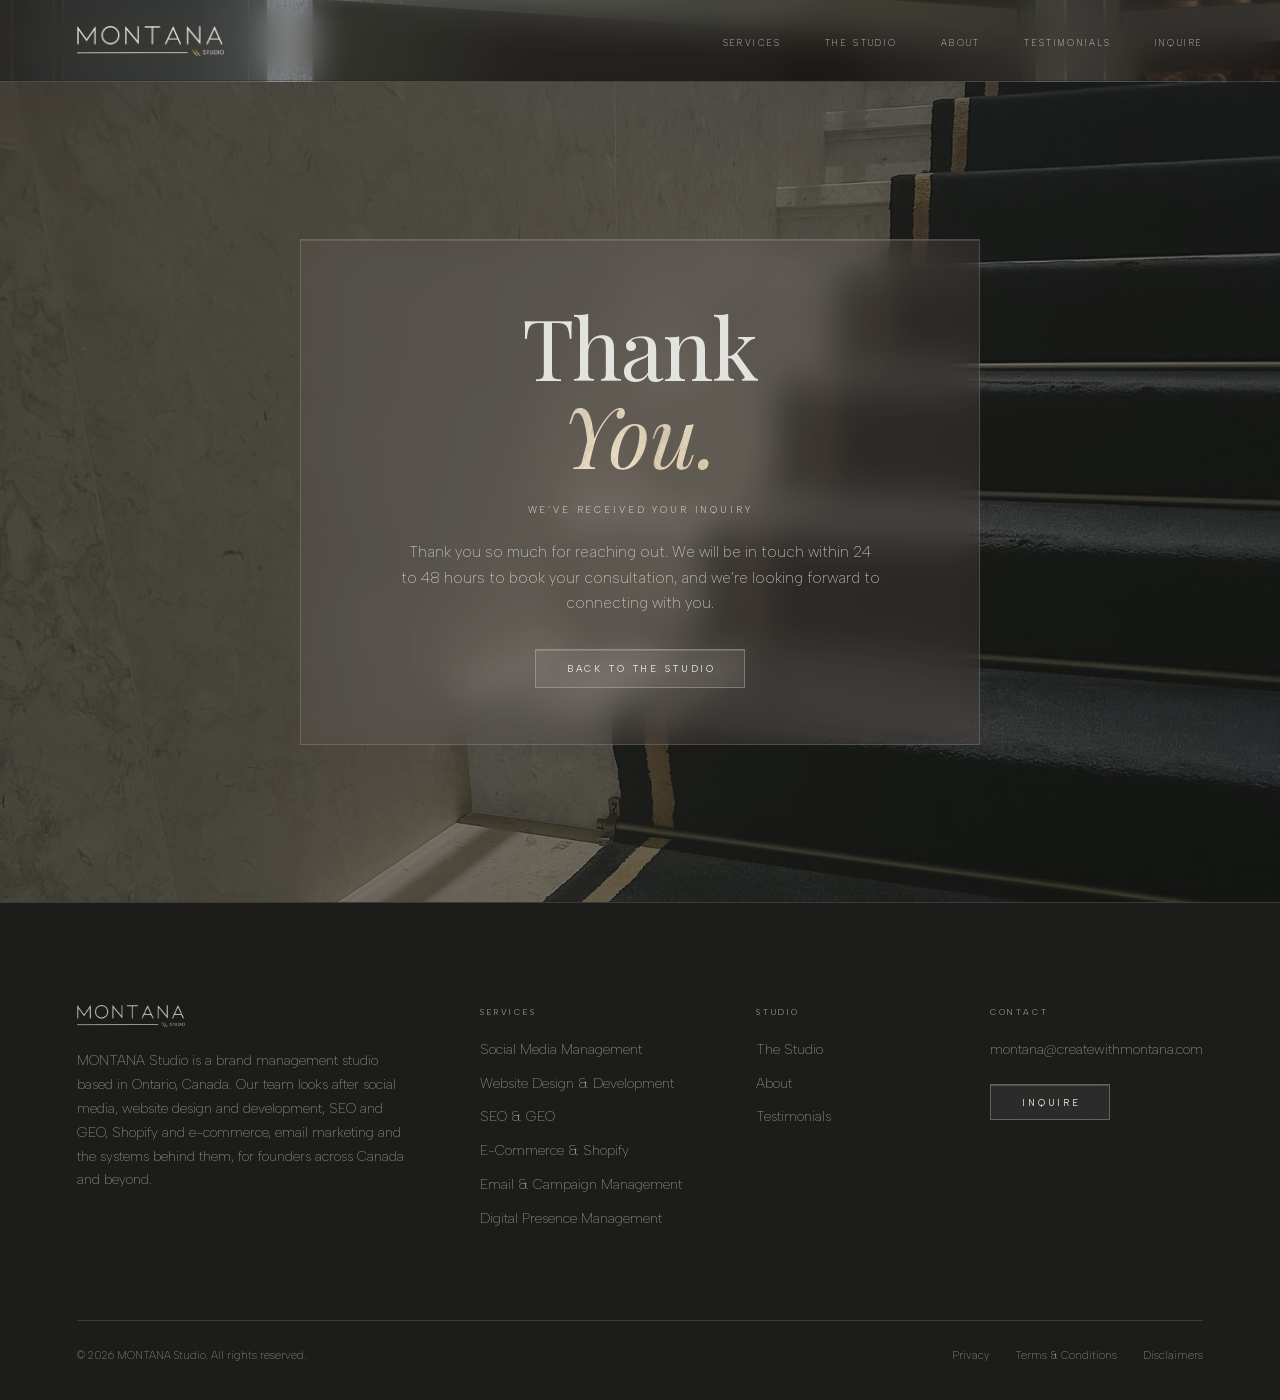
<file: thank-you/index.html>
<!doctype html>
<html lang="en-CA">
<head>
<meta charset="utf-8">
<meta name="viewport" content="width=device-width, initial-scale=1, viewport-fit=cover">
<title>Thank You · MONTANA Studio</title>
<meta name="robots" content="noindex">
<meta name="theme-color" content="#11100e">
<link rel="icon" type="image/png" href="/favicon.png">
<link rel="apple-touch-icon" href="/apple-touch-icon.png">
<link rel="stylesheet" href="/styles.css">
</head>
<body>
<header class="glass-head">
  <div class="nav">
    <a class="wordmark" href="/"><img src="/images/logo-light.png" alt="MONTANA Studio" width="148" height="30"></a>
    <ul>
      <li><a href="/#services">Services</a></li>
      <li><a href="/#studio">The Studio</a></li>
      <li><a href="/about">About</a></li>
      <li><a href="/#testimonials">Testimonials</a></li>
      <li><a href="/#inquire">Inquire</a></li>
    </ul>
    <button class="menu" type="button">Menu</button>
  </div>
</header>
<main>
  <section class="inquire thanks">
    <div class="pane">
      <h1 class="look"><span class="above">Thank</span> <span class="cut"><i>You.</i></span></h1>
      <span class="cap">We’ve received your inquiry</span>
      <p>Thank you so much for reaching out. We will be in touch within 24 to 48 hours to book your consultation, and we’re looking forward to connecting with you.</p>
      <div class="send"><a class="btn" href="/">Back to the studio</a></div>
    </div>
  </section>
</main>
<!-- ===== FOOTER ===== -->
<footer class="site-foot">
  <div class="foot-top">
    <div class="foot-brand">
      <a href="/" class="foot-logo"><img src="/images/logo-light.png" alt="MONTANA Studio" width="148" height="30"></a>
      <p>MONTANA Studio is a brand management studio based in Ontario, Canada. Our team looks after social media, website design and development, SEO and GEO, Shopify and e-commerce, email marketing and the systems behind them, for founders across Canada and beyond.</p>
    </div>
    <nav class="foot-col" aria-label="Services">
      <h2 class="cap">Services</h2>
      <ul>
        <li><a href="/#s-social">Social Media Management</a></li>
        <li><a href="/#s-web">Website Design &amp; Development</a></li>
        <li><a href="/#s-seo">SEO &amp; GEO</a></li>
        <li><a href="/#s-shop">E-Commerce &amp; Shopify</a></li>
        <li><a href="/#s-email">Email &amp; Campaign Management</a></li>
        <li><a href="/#s-systems">Digital Presence Management</a></li>
      </ul>
    </nav>
    <nav class="foot-col" aria-label="Studio">
      <h2 class="cap">Studio</h2>
      <ul>
        <li><a href="/#studio">The Studio</a></li>
        <li><a href="/about">About</a></li>
        <li><a href="/#testimonials">Testimonials</a></li>
      </ul>
    </nav>
    <div class="foot-col foot-contact">
      <h2 class="cap">Contact</h2>
      <address>
        <a href="mailto:montana@createwithmontana.com">montana@createwithmontana.com</a>
      </address>
      <a class="btn" href="/#inquire">Inquire</a>
    </div>
  </div>
  <div class="foot-base">
    <span>&copy; 2026 MONTANA Studio. All rights reserved.</span>
    <nav aria-label="Legal"><a href="/privacy">Privacy</a><a href="/terms-and-conditions">Terms &amp; Conditions</a><a href="/disclaimers">Disclaimers</a></nav>
  </div>
</footer>
<script src="/menu.js" defer></script>
<script src="/cutout.js" defer></script>
</body>
</html>
</file>
<file: styles.css>
/* Fonts (self-hosted, SIL Open Font License): Aboreto for display words, Playfair Display for title-case headings, Albert Sans for paragraphs */
@font-face { font-family: "Playfair Display"; font-style: normal; font-weight: 400 900; font-display: swap; src: url(fonts/PlayfairDisplay.woff2) format("woff2"); }
@font-face { font-family: "Playfair Display"; font-style: italic; font-weight: 400 900; font-display: swap; src: url(fonts/PlayfairDisplay-Italic.woff2) format("woff2"); }
@font-face { font-family: "Aboreto"; font-style: normal; font-weight: 400; font-display: swap; src: url(fonts/Aboreto-400.woff2) format("woff2"); }
@font-face { font-family: "Albert Sans"; font-style: normal; font-weight: 100 900; font-display: swap; src: url(fonts/AlbertSans.woff2) format("woff2"); }
@font-face { font-family: "Albert Sans"; font-style: italic; font-weight: 100 900; font-display: swap; src: url(fonts/AlbertSans-Italic.woff2) format("woff2"); }

/* Layout: an editorial lookbook. Full-bleed rooms, tall serif caps, small type set in narrow blocks with wide margins, asymmetric splits. */
:root {
  --night: #1c1c1b;  /* Onyx */
  --room: #242321;   /* Onyx, lifted */
  --rule: #3d3a36;
  --cream: #e2e2de;  /* Stucco */
  --dust: #979086;   /* Ash */
  --greige: #b7ac9b; /* Greige */
  --walnut: #6a5d52; /* Walnut */
  --greige-ink: #1c1c1b;
  --display: "Aboreto", Didot, "Times New Roman", serif; /* display words, all caps */
  --serif: "Playfair Display", Didot, "Bodoni 72", "Times New Roman", serif; /* title-case headings, partial italics */
  --sans: "Albert Sans", "Helvetica Neue", Arial, sans-serif; /* paragraphs, thin */
  --edge: clamp(16px, 6vw, 96px);
  color-scheme: dark;
}
* { box-sizing: border-box; }
html { scroll-behavior: smooth; }
@media (prefers-reduced-motion: reduce) { html { scroll-behavior: auto; } }
body { margin: 0; background: var(--night); color: var(--cream); font-family: var(--sans); font-weight: 200; font-size: 13.5px; line-height: 1.7; -webkit-font-smoothing: antialiased; overflow-x: hidden; }
a { color: inherit; text-decoration: none; }
a:focus-visible { outline: 1px solid var(--cream); outline-offset: 4px; }
p { margin: 0; }
h1, h2, h3, blockquote { margin: 0; font-family: var(--serif); font-weight: 400; text-wrap: balance; letter-spacing: -.01em; }
h1 i, h2 i, h3 i, blockquote i { font-style: italic; letter-spacing: 0; }
.cap { font-size: 9.5px; font-weight: 300; letter-spacing: .3em; text-transform: uppercase; }
.under { display: inline-block; font-size: 9.5px; font-weight: 400; letter-spacing: .3em; text-transform: uppercase; padding-bottom: 7px; border-bottom: 1px solid currentColor; }
.under:hover { opacity: .7; }
/* Glass button: frosted rectangle, used for every call to action except the hero link */
.btn { display: inline-block; font-size: 9.5px; font-weight: 400; letter-spacing: .3em; text-transform: uppercase; color: var(--cream); padding: 11px 28px 10px calc(28px + .3em); background: rgba(226,226,222,.08); border: 1px solid rgba(226,226,222,.3); box-shadow: inset 0 1px 0 rgba(226,226,222,.2); -webkit-backdrop-filter: blur(14px) saturate(.7); backdrop-filter: blur(14px) saturate(.7); transition: background .3s, border-color .3s; }
.btn:hover { background: rgba(226,226,222,.16); border-color: rgba(226,226,222,.5); }
.photo { position: relative; background-color: var(--room); background-position: center; background-size: cover; background-repeat: no-repeat; max-width: 100%; }
.photo .note { position: absolute; right: 14px; bottom: 10px; font-family: var(--serif); font-style: italic; font-size: 12px; color: rgba(226,226,222,.42); }

/* HERO: one photo, the left side seen through fogged glass, the right side clear */
.hero { --head: clamp(54px, 11.5vw, 184px); --seam: 50%; position: relative; isolation: isolate; overflow: hidden; min-height: min(92vh, 920px); display: grid; grid-template-rows: auto 1fr auto; background: var(--night) url(images/hero-library.jpg) center 42% / cover no-repeat; }
.hero::after { content: ""; position: absolute; inset: 0; z-index: -1; background: linear-gradient(180deg, rgba(28,28,27,.35), rgba(28,28,27,0) 30%, rgba(28,28,27,.45)); }
.fog { position: absolute; inset: 0 calc(100% - var(--seam)) 0 0; z-index: 0; background: rgba(106,93,82,.22); -webkit-backdrop-filter: blur(18px) saturate(.55) brightness(1.08); backdrop-filter: blur(18px) saturate(.55) brightness(1.08); border-right: 1px solid rgba(226,226,222,.16); }
@supports not ((backdrop-filter: blur(1px)) or (-webkit-backdrop-filter: blur(1px))) { .fog { background: rgba(106,93,82,.78); } }
.nav, .hero-body, .hero-foot, .clear-note { position: relative; z-index: 1; }
.nav { display: flex; justify-content: space-between; align-items: center; gap: 24px; padding: 36px var(--edge) 0; }
.wordmark { display: block; line-height: 0; }
.wordmark img { height: clamp(22px, 2.4vw, 30px); width: auto; }
.nav ul { display: flex; gap: clamp(18px, 3.4vw, 46px); list-style: none; margin: 0; padding: 0; }
.nav li a { font-size: 9px; letter-spacing: .26em; text-transform: uppercase; }
.nav li a:hover { opacity: .65; }
.menu { display: none; font: 400 9px/1 var(--sans); letter-spacing: .26em; text-transform: uppercase; color: var(--cream); background: none; border: 0; padding: 10px 0 10px 10px; cursor: pointer; }
@media (max-width: 760px) { .nav ul { display: none; } .menu { display: block; } }
.hero-body { align-self: center; display: grid; gap: 18px; padding-block: 56px 40px; text-align: center; }
.hero-kicker { padding-inline: var(--edge); display: grid; gap: 14px; justify-items: center; }
.hero-kicker .cap { color: rgba(226,226,222,.75); }
.hero-kicker .from { font-family: var(--serif); font-style: italic; font-weight: 400; font-size: clamp(20px, 2.1vw, 28px); line-height: 1; }
.split-head { font-family: var(--display); font-weight: 400; display: grid; font-size: var(--head); line-height: .9; letter-spacing: -.01em; }
.split-head .word { grid-area: 1 / 1; white-space: nowrap; text-align: center; }
.split-head .fogged { color: rgba(226,226,222,.5); filter: blur(1.6px); clip-path: inset(-20% calc(100% - var(--seam)) -20% 0); }
/* Cutout: cutout.js lines the photo up behind the letters, so CLA reads as a window through the glass */
.split-head .fogged.cutout { color: transparent; filter: none; background-image: url(images/hero-library.jpg); background-repeat: no-repeat; -webkit-background-clip: text; background-clip: text; }
.split-head .clear { color: var(--cream); clip-path: inset(-20% 0 -20% var(--seam)); }
.hero-foot { padding: 0 var(--edge) 56px; display: grid; gap: 22px; justify-items: start; max-width: calc(var(--seam) + 2vw); }
.hero-foot p { font-size: 13px; line-height: 1.75; color: rgba(226,226,222,.85); max-width: 25rem; }
.clear-note { position: absolute; right: var(--edge); bottom: 40px; font-family: var(--serif); font-style: italic; font-size: 15px; color: rgba(226,226,222,.8); }
@media (max-width: 760px) {
  .hero { --head: 19vw; min-height: 0; background-position: 62% 42%; }
  .hero-body { padding-block: 64px 40px; }
  .hero-foot { max-width: none; padding-bottom: 48px; }
  .clear-note { display: none; }
}

/* STATEMENT (greige band) */
.statement { background: var(--greige); color: var(--greige-ink); padding: clamp(80px, 10vw, 150px) var(--edge); }
.statement-inner { max-width: 720px; margin-inline: auto; display: grid; gap: 36px; }
.statement .lead { font-family: var(--sans); font-weight: 200; font-size: clamp(18px, 2vw, 23px); line-height: 1.55; }
.statement .lead i { font-style: italic; }
.statement .cols { display: grid; grid-template-columns: 1fr 1fr; gap: 36px; font-size: 14px; line-height: 1.7; color: rgba(28,28,27,.78); }
@media (max-width: 600px) { .statement .cols { grid-template-columns: 1fr; gap: 16px; } }

/* FILED TILES */
.filed { background: var(--night); padding: clamp(56px, 6vw, 90px) var(--edge); }
.filed .row { display: grid; grid-template-columns: repeat(3, minmax(0, 1fr)); gap: 14px; max-width: 1180px; margin: 0 auto; }
@media (max-width: 900px) { .filed .row { grid-template-columns: repeat(2, minmax(0, 1fr)); } }
@media (max-width: 480px) { .filed .row { grid-template-columns: 1fr; } }
.tile { aspect-ratio: 4 / 5; display: grid; align-content: end; justify-items: center; text-align: center; padding: 0 16px 34px; background-image: linear-gradient(transparent 40%, rgba(28,28,27,.78)), var(--img); }
.tile h3 { font-family: var(--display); font-weight: 400; font-size: clamp(16px, 1.75vw, 22px); line-height: 1.15; }
.tile:hover { filter: brightness(1.12); }

/* WORD SPLIT over image */
.split-word { min-height: clamp(380px, 52vw, 680px); background-image: linear-gradient(rgba(28,28,27,.2), rgba(28,28,27,.55)), url(images/interlude-car.jpg); background-position: center 60%; display: grid; place-items: end center; padding: 0 var(--edge) clamp(40px, 6vw, 80px); }
.split-word .inner { display: grid; grid-template-columns: auto 190px auto; align-items: center; gap: clamp(14px, 4vw, 70px); max-width: 100%; }
.split-word .big { font-family: var(--display); font-size: clamp(44px, 7.5vw, 112px); line-height: .9; }
.split-word .tiny { font-size: 11px; line-height: 1.55; letter-spacing: .04em; text-align: center; color: rgba(226,226,222,.85); }
@media (max-width: 960px) { .split-word .inner { grid-template-columns: 1fr; justify-items: center; gap: 6px; } }

/* SERVICES INDEX */
.index { background: var(--room); padding: clamp(76px, 8vw, 120px) var(--edge); display: grid; grid-template-columns: minmax(0, 4fr) minmax(0, 7fr); gap: clamp(40px, 7vw, 120px); align-items: start; }
@media (max-width: 860px) { .index { grid-template-columns: 1fr; } }
.index .intro { display: grid; gap: 22px; align-content: start; position: sticky; top: 40px; }
@media (max-width: 860px) { .index .intro { position: static; } }
.index .intro h2 { font-size: clamp(30px, 3.1vw, 42px); line-height: 1.1; }
.index .intro p { color: var(--dust); max-width: 22rem; }
.svc { border-top: 1px solid var(--rule); padding: 34px 0 40px; display: grid; grid-template-columns: minmax(0, 1fr) minmax(0, 1.1fr); gap: 12px 40px; }
.svc:last-child { border-bottom: 1px solid var(--rule); }
@media (max-width: 600px) { .svc { grid-template-columns: 1fr; } }
.svc h3 { font-size: clamp(22px, 2.1vw, 28px); line-height: 1.12; }
.svc .what { display: grid; gap: 12px; min-width: 0; }
.svc .what p { color: var(--dust); }
.svc .incl { list-style: none; display: flex; flex-wrap: wrap; font-size: 9px; letter-spacing: .2em; text-transform: uppercase; line-height: 2.2; color: var(--cream); }
.svc .incl li + li::before { content: "·"; margin: 0 .6em; }
.svc .incl[hidden] { display: none; }
/* Included-items slider (services.js): one item at a time and a quiet arrow */
.incl-slider { display: grid; grid-template-columns: 1fr auto; align-items: center; gap: 18px; row-gap: 10px; margin-top: 8px; }
.incl-slider .stage { display: grid; overflow: hidden; }
.incl-slider .item { grid-area: 1 / 1; font-size: 11px; font-weight: 300; letter-spacing: .26em; text-transform: uppercase; color: var(--cream); opacity: 0; transform: translateY(70%); transition: opacity .45s ease, transform .55s cubic-bezier(.2,.7,.2,1); }
.incl-slider .item.is-on { opacity: 1; transform: none; }
.incl-slider .item.is-out { opacity: 0; transform: translateY(-70%); }
.incl-slider .next { display: grid; place-items: center; width: 34px; height: 34px; background: none; border: 0; color: var(--greige); cursor: pointer; }
.incl-slider .next svg { width: 26px; height: 10px; transition: transform .3s ease; }
.incl-slider .next:hover svg, .incl-slider .next:focus-visible svg { transform: translateX(5px); }
.incl-slider .next:focus-visible { outline: 1px solid var(--greige); outline-offset: 2px; }
.incl-slider .bar { grid-column: 1 / -1; height: 1px; background: var(--rule); position: relative; margin-top: -4px; }
.incl-slider .bar span { position: absolute; inset: 0 auto 0 0; background: var(--greige); transition: width .5s ease; }
@media (prefers-reduced-motion: reduce) { .incl-slider .item, .incl-slider .bar span { transition: none; } }

/* STUDIO (philosophy split) */
.studio { display: grid; grid-template-columns: minmax(0, 1fr) minmax(0, 1.25fr); background: var(--night); }
@media (max-width: 860px) { .studio { grid-template-columns: 1fr; } }
.studio .text { padding: clamp(90px, 10vw, 140px) var(--edge); display: grid; gap: 24px; align-content: center; justify-items: start; }
.studio h2 { font-size: clamp(30px, 3.2vw, 44px); line-height: 1.1; max-width: 15ch; }
.studio .text p { color: var(--dust); max-width: 27rem; }
.studio .text .motto { font-family: var(--serif); font-style: italic; font-size: 18px; line-height: 1.4; color: var(--cream); }
.studio .text .actions { display: flex; flex-wrap: wrap; align-items: center; gap: 18px 32px; margin-top: 8px; }
.studio .photo { min-height: 560px; background-image: url(images/studio-walk.jpg); background-position: center 38%; }
.roles { grid-column: 1 / -1; display: grid; grid-template-columns: repeat(4, minmax(0, 1fr)); border-top: 1px solid var(--rule); }
.how-title { grid-column: 1 / -1; font-size: clamp(26px, 2.6vw, 36px); line-height: 1.1; padding: clamp(50px, 6vw, 80px) var(--edge) 10px; }
@media (max-width: 760px) { .roles { grid-template-columns: repeat(2, minmax(0, 1fr)); } }
.roles .step { padding: 30px clamp(24px, 3vw, 44px) clamp(50px, 6vw, 80px); border-right: 1px solid var(--rule); display: grid; gap: 8px; align-content: start; }
.roles .step:last-child { border-right: 0; }
.roles .step:nth-of-type(1) { padding-left: var(--edge); }
@media (max-width: 760px) { .roles .step { padding: 26px 20px 30px; } .roles .step:nth-of-type(2) { border-right: 0; } .roles .step:nth-of-type(-n+2) { border-bottom: 1px solid var(--rule); } }
.roles p { font-size: 13px; color: var(--dust); line-height: 1.7; }

/* TESTIMONIALS */
.kind { background: var(--greige); color: var(--greige-ink); }
.kind .text { max-width: 960px; margin: 0 auto; padding: clamp(56px, 6vw, 90px) var(--edge); display: grid; gap: 28px; justify-items: center; text-align: center; }
.kind .text > .cap { color: rgba(28,28,27,.6); }
.reviews { display: grid; gap: 56px; }
.review { margin: 0; display: grid; gap: 26px; align-content: center; justify-items: center; }
.kind blockquote { font-size: clamp(26px, 3vw, 40px); line-height: 1.2; max-width: 31ch; margin-inline: auto; }
.kind .text p { color: rgba(28,28,27,.75); max-width: 36rem; margin-inline: auto; font-size: 14px; }
.review figcaption { display: grid; gap: 4px; }
.kind .sig { font-family: var(--serif); font-style: italic; font-size: 18px; color: var(--greige-ink); }
.review figcaption .cap { font-size: 8.5px; color: rgba(28,28,27,.6); }
/* Slider (testimonials.js): reviews share one cell and cross-fade */
.reviews.is-slider .review { grid-area: 1 / 1; opacity: 0; visibility: hidden; transform: translateY(14px); transition: opacity .6s ease, transform .7s cubic-bezier(.2,.7,.2,1), visibility 0s .6s; }
.reviews.is-slider .review.is-on { opacity: 1; visibility: visible; transform: none; transition: opacity .6s ease .15s, transform .7s cubic-bezier(.2,.7,.2,1) .15s, visibility 0s; }
.review-nav { display: flex; align-items: center; gap: 18px; width: min(100%, 28rem); margin-top: 6px; }
.review-nav button { display: grid; place-items: center; width: 34px; height: 34px; padding: 0; background: none; border: 0; color: var(--greige-ink); cursor: pointer; }
.review-nav svg { width: 26px; height: 10px; transition: transform .3s ease; }
.review-nav .prev svg { transform: scaleX(-1); }
.review-nav .next:hover svg, .review-nav .next:focus-visible svg { transform: translateX(5px); }
.review-nav .prev:hover svg, .review-nav .prev:focus-visible svg { transform: scaleX(-1) translateX(5px); }
.review-nav button:focus-visible { outline: 1px solid var(--greige-ink); outline-offset: 2px; }
.review-nav .bar { flex: 1; height: 1px; background: rgba(28,28,27,.2); position: relative; }
.review-nav .bar span { position: absolute; inset: 0 auto 0 0; background: var(--greige-ink); transition: left .5s ease; }
@media (prefers-reduced-motion: reduce) { .reviews.is-slider .review, .review-nav .bar span { transition: none; } }

/* INQUIRE + FOOTER */
/* INQUIRE: a centred glass box over the stairs photo holding the whole headline: "Begin With" in Stucco, "Clarity." a see-through cutout of the photo */
.inquire { position: relative; isolation: isolate; overflow: hidden; background: var(--night) url(images/inquire-stairs.jpg) center 0% / cover no-repeat; display: grid; justify-items: center; padding: clamp(90px, 9vw, 130px) var(--edge); }
.inquire::after { content: ""; position: absolute; inset: 0; z-index: -1; background: rgba(28,28,27,.58); }
@media (max-width: 760px) { .inquire { background-position: 15% 0%; } }
.pane { --look: clamp(44px, 6.6vw, 100px); position: relative; width: min(100%, 680px); padding: clamp(40px, 5vw, 64px) clamp(24px, 5vw, 60px) clamp(36px, 5vw, 56px); display: grid; gap: 34px; background: rgba(106,93,82,.22); border: 1px solid rgba(226,226,222,.18); box-shadow: inset 0 1px 0 rgba(226,226,222,.14); -webkit-backdrop-filter: blur(18px) saturate(.55) brightness(1.08); backdrop-filter: blur(18px) saturate(.55) brightness(1.08); }
@supports not ((backdrop-filter: blur(1px)) or (-webkit-backdrop-filter: blur(1px))) { .pane { background: rgba(106,93,82,.8); } }
.inquire .look { display: grid; justify-items: center; row-gap: calc(var(--look) * .04); margin-top: 0; font-size: var(--look); line-height: 1; text-align: center; white-space: nowrap; }
.look .above { color: var(--cream); }
/* Extra room below so descenders (the g, the y) still show the photo */
.look .cut { color: var(--cream); padding-bottom: .3em; margin-bottom: -.3em; }
/* Cutout: cutout.js lines the photo up behind the word, so it reads as a clear window through the glass */
.look .cut.cutout { color: transparent; background-image: url(images/inquire-stairs.jpg); background-repeat: no-repeat; -webkit-background-clip: text; background-clip: text; filter: brightness(1.25) saturate(.8); }
.inquire-note { font-size: 13px; line-height: 1.75; color: rgba(226,226,222,.8); text-align: center; max-width: 26rem; justify-self: center; }
.inquiry-form { width: 100%; display: grid; gap: 28px; }
.inquiry-form .row { display: grid; grid-template-columns: 1fr 1fr; gap: 28px; }
@media (max-width: 600px) { .inquiry-form .row { grid-template-columns: 1fr; } }
.inquiry-form .field { display: grid; gap: 6px; }
.inquiry-form .field .cap { font-size: 8.5px; color: rgba(226,226,222,.8); }
/* Underline fields */
.inquiry-form input, .inquiry-form textarea { width: 100%; box-sizing: border-box; background: transparent; border: 0; border-bottom: 1px solid rgba(226,226,222,.75); border-radius: 0; color: var(--cream); font: 200 15px/1.6 var(--sans); padding: 8px 0 10px; resize: vertical; transition: border-color .25s; }
.inquiry-form input:focus, .inquiry-form textarea:focus { outline: none; border-bottom-color: var(--cream); }
.inquiry-form .send { justify-content: center; }
.inquiry-form .hp { position: absolute; left: -9999px; width: 1px; height: 1px; opacity: 0; }
.inquiry-form .send { display: flex; flex-wrap: wrap; align-items: center; gap: 14px 24px; }
.inquiry-form .btn { cursor: pointer; font-family: var(--sans); }
.inquiry-form .btn[disabled] { opacity: .6; cursor: default; }
.form-note { font-family: var(--serif); font-style: italic; font-size: 16px; color: var(--cream); }
/* FOOTER */
.site-foot { border-top: 1px solid var(--rule); color: var(--dust); padding: clamp(70px, 8vw, 110px) var(--edge) 0; }
.foot-top { display: grid; grid-template-columns: minmax(0, 1.6fr) minmax(0, 1fr) minmax(0, .8fr) max-content; gap: clamp(32px, 5vw, 80px); padding-bottom: clamp(60px, 7vw, 90px); }
@media (max-width: 960px) { .foot-top { grid-template-columns: repeat(3, minmax(0, 1fr)); } .foot-brand { grid-column: 1 / -1; } }
@media (max-width: 960px) { .foot-top { grid-template-columns: 1fr 1fr; } .foot-contact { grid-column: 1 / -1; } }
.foot-brand { display: grid; gap: 22px; align-content: start; }
.foot-brand p { font-size: 14px; line-height: 1.7; max-width: 26rem; }
.foot-logo img { height: 22px; width: auto; display: block; opacity: .85; }
.foot-col h2 { font-family: var(--sans); font-weight: 300; font-size: 8.5px; color: var(--greige); margin-bottom: 18px; }
.foot-col ul { list-style: none; padding: 0; margin: 0; display: grid; gap: 10px; }
.foot-col a, .foot-col address { font-size: 14px; font-style: normal; line-height: 1.7; color: var(--dust); transition: color .2s; }
.foot-col a:hover, .foot-base a:hover { color: var(--cream); }
.foot-col address a { white-space: nowrap; }
.foot-col .btn { margin-top: 22px; color: var(--cream); font-size: 9.5px; line-height: 1.4; }
.foot-col .btn:hover { color: var(--cream); }
.foot-base { display: flex; flex-wrap: wrap; justify-content: space-between; gap: 14px 28px; padding: 26px 0 34px; border-top: 1px solid var(--rule); font-size: 11px; }
.foot-base nav { display: flex; flex-wrap: wrap; gap: 26px; }
.foot-base a { color: var(--dust); transition: color .2s; }

/* LEGAL PAGES */
.legal-page { background: var(--night); }
.legal { max-width: 720px; margin: 0 auto; padding: clamp(70px, 9vw, 120px) var(--edge) clamp(90px, 10vw, 140px); color: var(--dust); font-size: 15px; line-height: 1.75; }
.legal h1 { font-family: var(--serif); font-weight: 400; color: var(--cream); font-size: clamp(36px, 5vw, 60px); line-height: 1.05; margin-bottom: 40px; }
.legal h2 { font-family: var(--serif); font-weight: 400; color: var(--cream); font-size: 22px; line-height: 1.2; margin: 44px 0 14px; }
.legal p, .legal ul { margin-bottom: 16px; }
.legal ul { padding-left: 1.2em; }
.legal li { margin-bottom: 6px; }
.legal strong { color: var(--cream); font-weight: 400; }
.legal a { color: var(--cream); border-bottom: 1px solid var(--rule); }

/* Accessible but hidden heading text */
.visually-hidden { position: absolute; width: 1px; height: 1px; overflow: hidden; clip: rect(0 0 0 0); white-space: nowrap; }

/* ABOUT PAGE */
/* GLASS HEADER (every page but the homepage): the library photo seen through frosted glass, pinned while you scroll */
.glass-head { position: sticky; top: 0; z-index: 20; isolation: isolate; background: var(--night) url(/images/hero-library.jpg) center 38% / cover no-repeat; }
.glass-head::before { content: ""; position: absolute; inset: 0; z-index: -1; background: rgba(106,93,82,.26); -webkit-backdrop-filter: blur(18px) saturate(.55) brightness(1.04); backdrop-filter: blur(18px) saturate(.55) brightness(1.04); border-bottom: 1px solid rgba(226,226,222,.18); box-shadow: inset 0 -1px 0 rgba(28,28,27,.3); }
@supports not ((backdrop-filter: blur(1px)) or (-webkit-backdrop-filter: blur(1px))) { .glass-head::before { background: rgba(106,93,82,.85); } }
.glass-head .nav { padding: 26px var(--edge); }
.nav a[aria-current="page"] { border-bottom: 1px solid currentColor; padding-bottom: 4px; }
.about-intro { max-width: 1180px; margin: 0 auto; padding: clamp(80px, 10vw, 140px) var(--edge); display: grid; grid-template-columns: minmax(0, 1fr) minmax(0, 1fr); gap: 28px clamp(40px, 7vw, 110px); align-items: start; }
.about-intro .cap { grid-column: 1 / -1; color: var(--dust); }
.about-intro h1 { font-size: clamp(40px, 5.2vw, 76px); line-height: 1.02; }
.about-intro .body { display: grid; gap: 20px; color: var(--dust); font-size: 15px; }
.about-intro .motto, .founder .role { font-family: var(--serif); font-style: italic; font-size: 19px; line-height: 1.4; color: var(--cream); }
@media (max-width: 860px) { .about-intro { grid-template-columns: 1fr; } }
.founder { display: grid; grid-template-columns: minmax(0, 1fr) minmax(0, 1.1fr); background: var(--room); }
.founder .photo { min-height: 640px; background-image: url(/images/montana.jpg); background-position: center 25%; }
.founder .text { padding: clamp(70px, 9vw, 130px) var(--edge); display: grid; gap: 18px; align-content: center; justify-items: start; }
.founder .cap { color: var(--dust); }
.founder h2 { font-size: clamp(36px, 4vw, 56px); line-height: 1.05; }
.founder .bio { display: grid; gap: 16px; margin-top: 6px; }
.founder .bio p { color: var(--dust); max-width: 32rem; font-size: 15px; }
@media (max-width: 860px) { .founder { grid-template-columns: 1fr; } .founder .photo { min-height: 460px; } }

/* ABOUT FAQ: quiet accordion, open answers stay in the page for search */
.faq { max-width: 1180px; margin: 0 auto; padding: clamp(80px, 10vw, 140px) var(--edge); display: grid; grid-template-columns: minmax(0, .8fr) minmax(0, 1.2fr); gap: 40px clamp(40px, 7vw, 110px); align-items: start; }
.faq-head { position: sticky; top: 120px; display: grid; gap: 22px; }
.faq-head .cap { color: var(--dust); }
.faq-head h2 { font-size: clamp(36px, 4.4vw, 60px); line-height: 1.05; }
.faq-head p { color: var(--dust); max-width: 22rem; }
.faq-list { border-top: 1px solid var(--rule); }
.qa { border-bottom: 1px solid var(--rule); }
.qa summary { list-style: none; cursor: pointer; display: flex; justify-content: space-between; align-items: center; gap: 24px; padding: 24px 0; }
.qa summary::-webkit-details-marker { display: none; }
.qa summary::after { content: ""; flex: none; width: 11px; height: 11px; background: linear-gradient(currentColor, currentColor) center / 100% 1px no-repeat, linear-gradient(currentColor, currentColor) center / 1px 100% no-repeat; color: var(--dust); transition: transform .3s; }
.qa[open] summary::after { transform: rotate(45deg); }
.qa summary:hover h3 { opacity: .75; }
.qa summary:focus-visible { outline: 1px solid var(--cream); outline-offset: 4px; }
.qa h3 { font-size: clamp(18px, 1.6vw, 21px); line-height: 1.35; transition: opacity .2s; }
.qa p { color: var(--dust); font-size: 15px; max-width: 38rem; padding: 0 40px 28px 0; }
@media (max-width: 860px) { .faq { grid-template-columns: 1fr; } .faq-head { position: static; } }

/* THANK-YOU PAGE: the inquiry section's glass box, with a short note */
.thanks { min-height: calc(100vh - 80px); align-content: center; }
.thanks .pane { justify-items: center; text-align: center; gap: 22px; }
.thanks .cap { color: rgba(226,226,222,.85); margin-top: 4px; }
.thanks .pane > p { color: rgba(226,226,222,.85); font-size: 15px; max-width: 30rem; }
.thanks .send { display: flex; justify-content: center; margin-top: 10px; }

/* MOBILE MENU (menu.js): full-screen frosted panel */
.mobile-menu { position: fixed; inset: 0; z-index: 100; display: grid; grid-template-rows: auto 1fr auto; padding: 0 var(--edge) 40px; background: rgba(28,28,27,.72); -webkit-backdrop-filter: blur(22px) saturate(.6); backdrop-filter: blur(22px) saturate(.6); opacity: 0; transition: opacity .35s ease; }
.mobile-menu.open { opacity: 1; }
.mobile-menu[hidden] { display: none; }
@supports not ((backdrop-filter: blur(1px)) or (-webkit-backdrop-filter: blur(1px))) { .mobile-menu { background: rgba(28,28,27,.97); } }
.mm-top { display: flex; justify-content: space-between; align-items: center; padding-top: 36px; }
.mobile-menu .menu { display: block; }
.mobile-menu nav { align-self: center; }
.mobile-menu ul { list-style: none; margin: 0; padding: 0; display: grid; gap: 6px; }
.mobile-menu li a { display: inline-block; font-family: var(--serif); font-size: 38px; line-height: 1.25; color: var(--cream); transform: translateY(8px); opacity: 0; transition: transform .45s ease, opacity .45s ease; }
.mobile-menu.open li a { transform: none; opacity: 1; }
.mobile-menu.open li:nth-child(2) a { transition-delay: .04s; } .mobile-menu.open li:nth-child(3) a { transition-delay: .08s; } .mobile-menu.open li:nth-child(4) a { transition-delay: .12s; } .mobile-menu.open li:nth-child(5) a { transition-delay: .16s; }
.mobile-menu li a[aria-current="page"] { font-style: italic; border: 0; }
.mm-mail { font-size: 13px; color: var(--dust); border-top: 1px solid rgba(226,226,222,.18); padding-top: 22px; }
.menu-open, .menu-open body { overflow: hidden; }
@media (prefers-reduced-motion: reduce) { .mobile-menu, .mobile-menu li a { transition: none; } }
</file>
